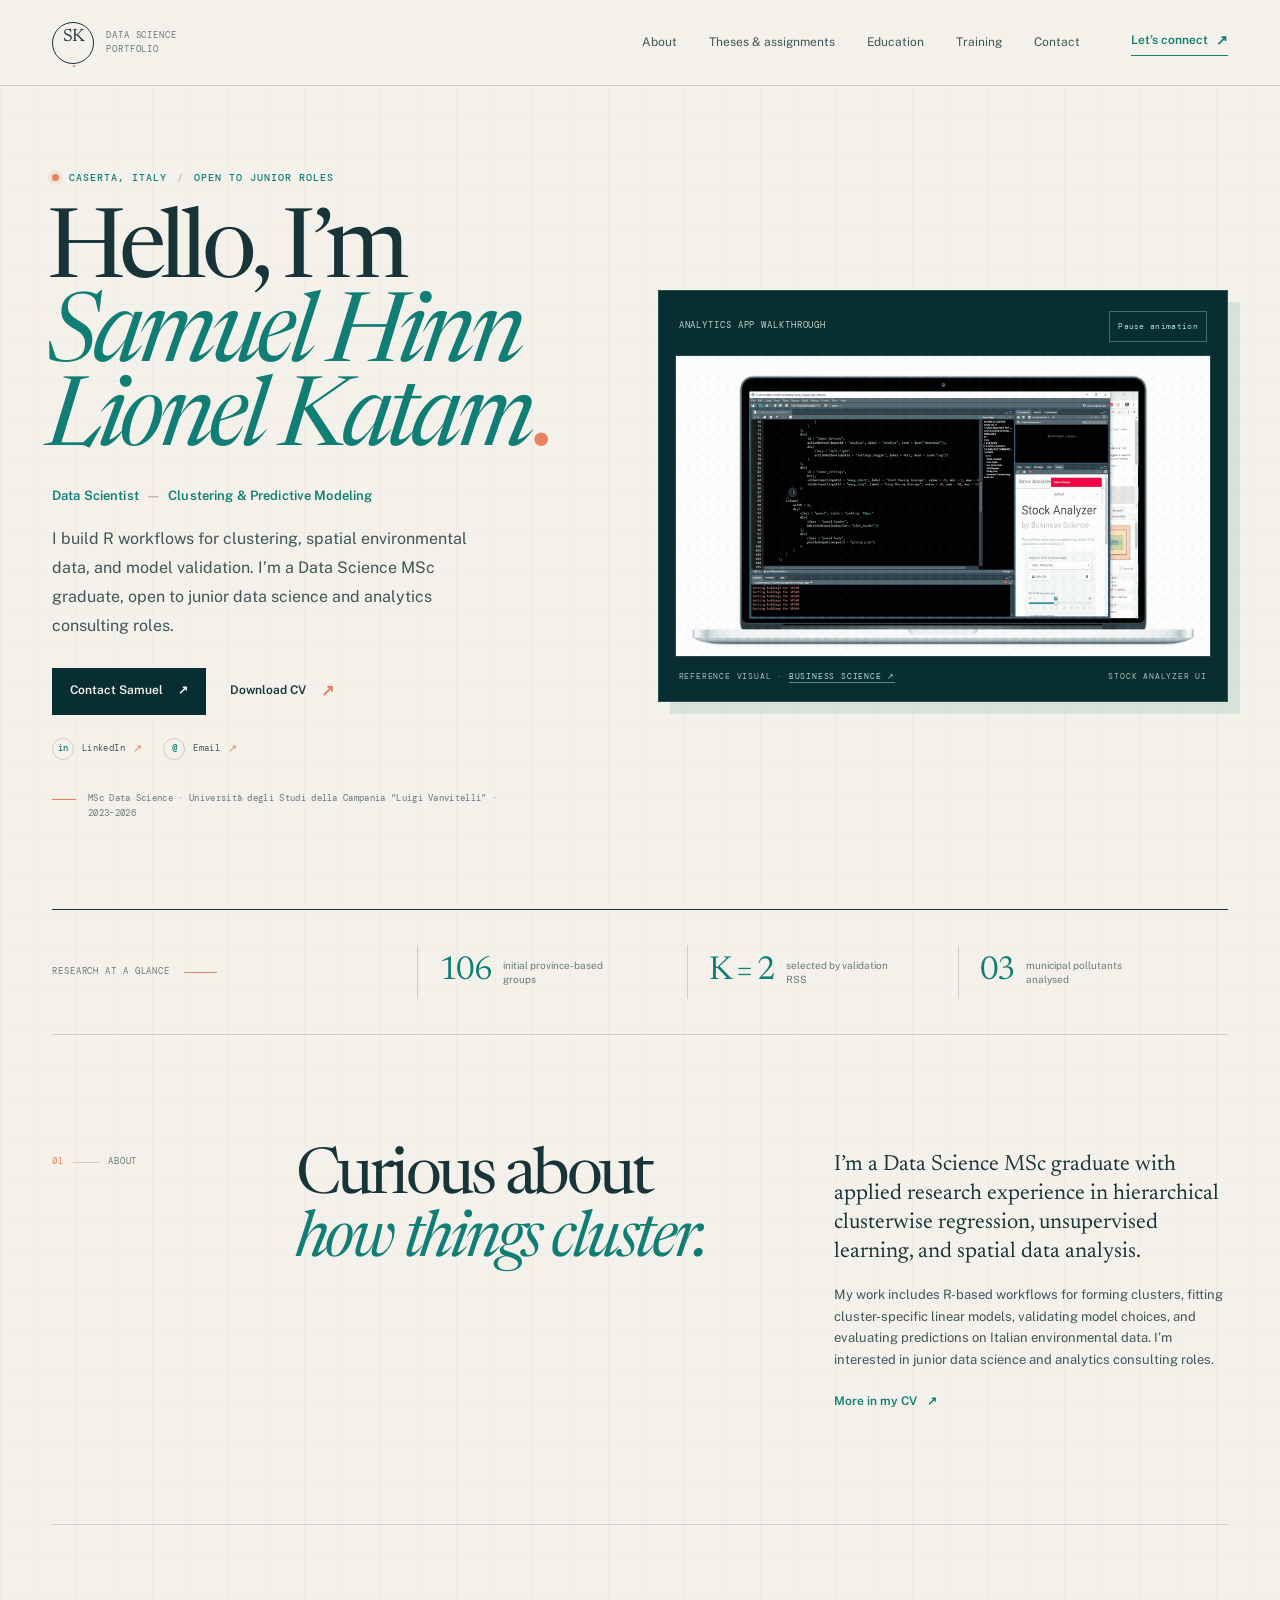
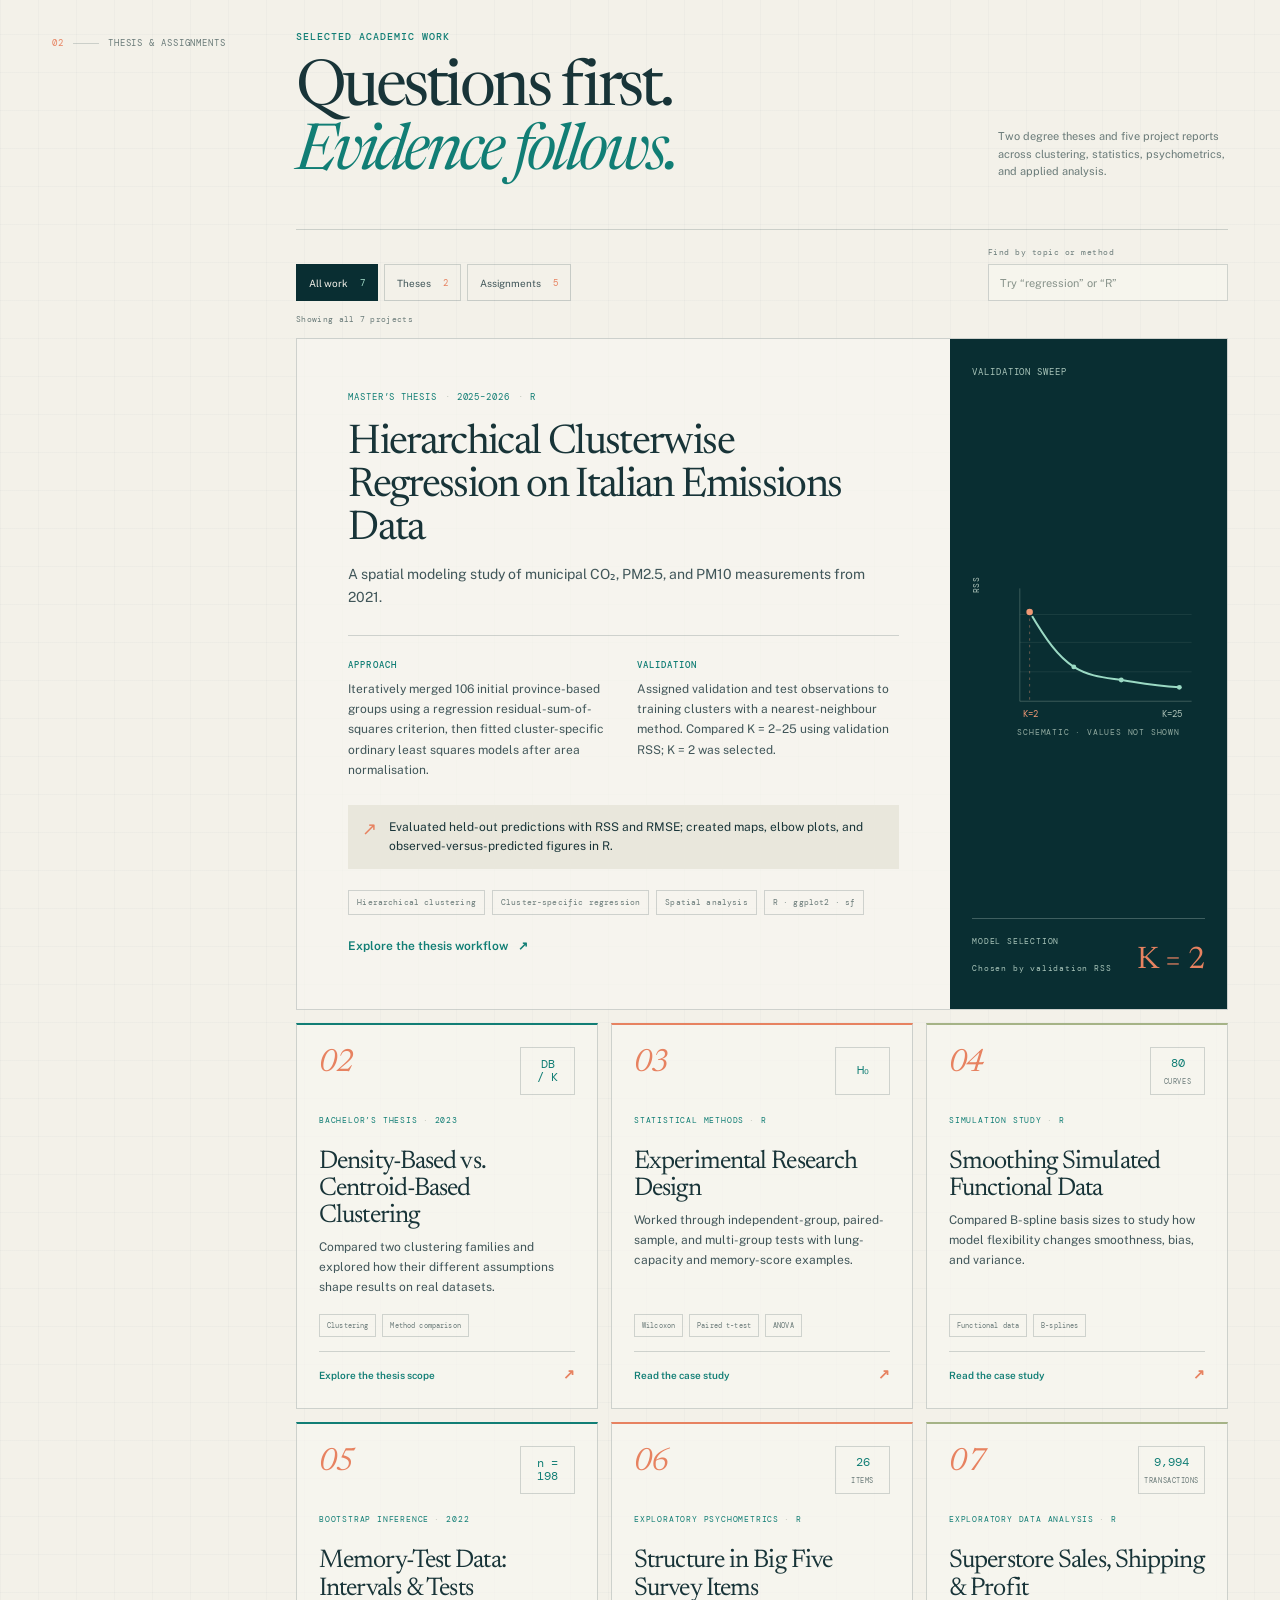
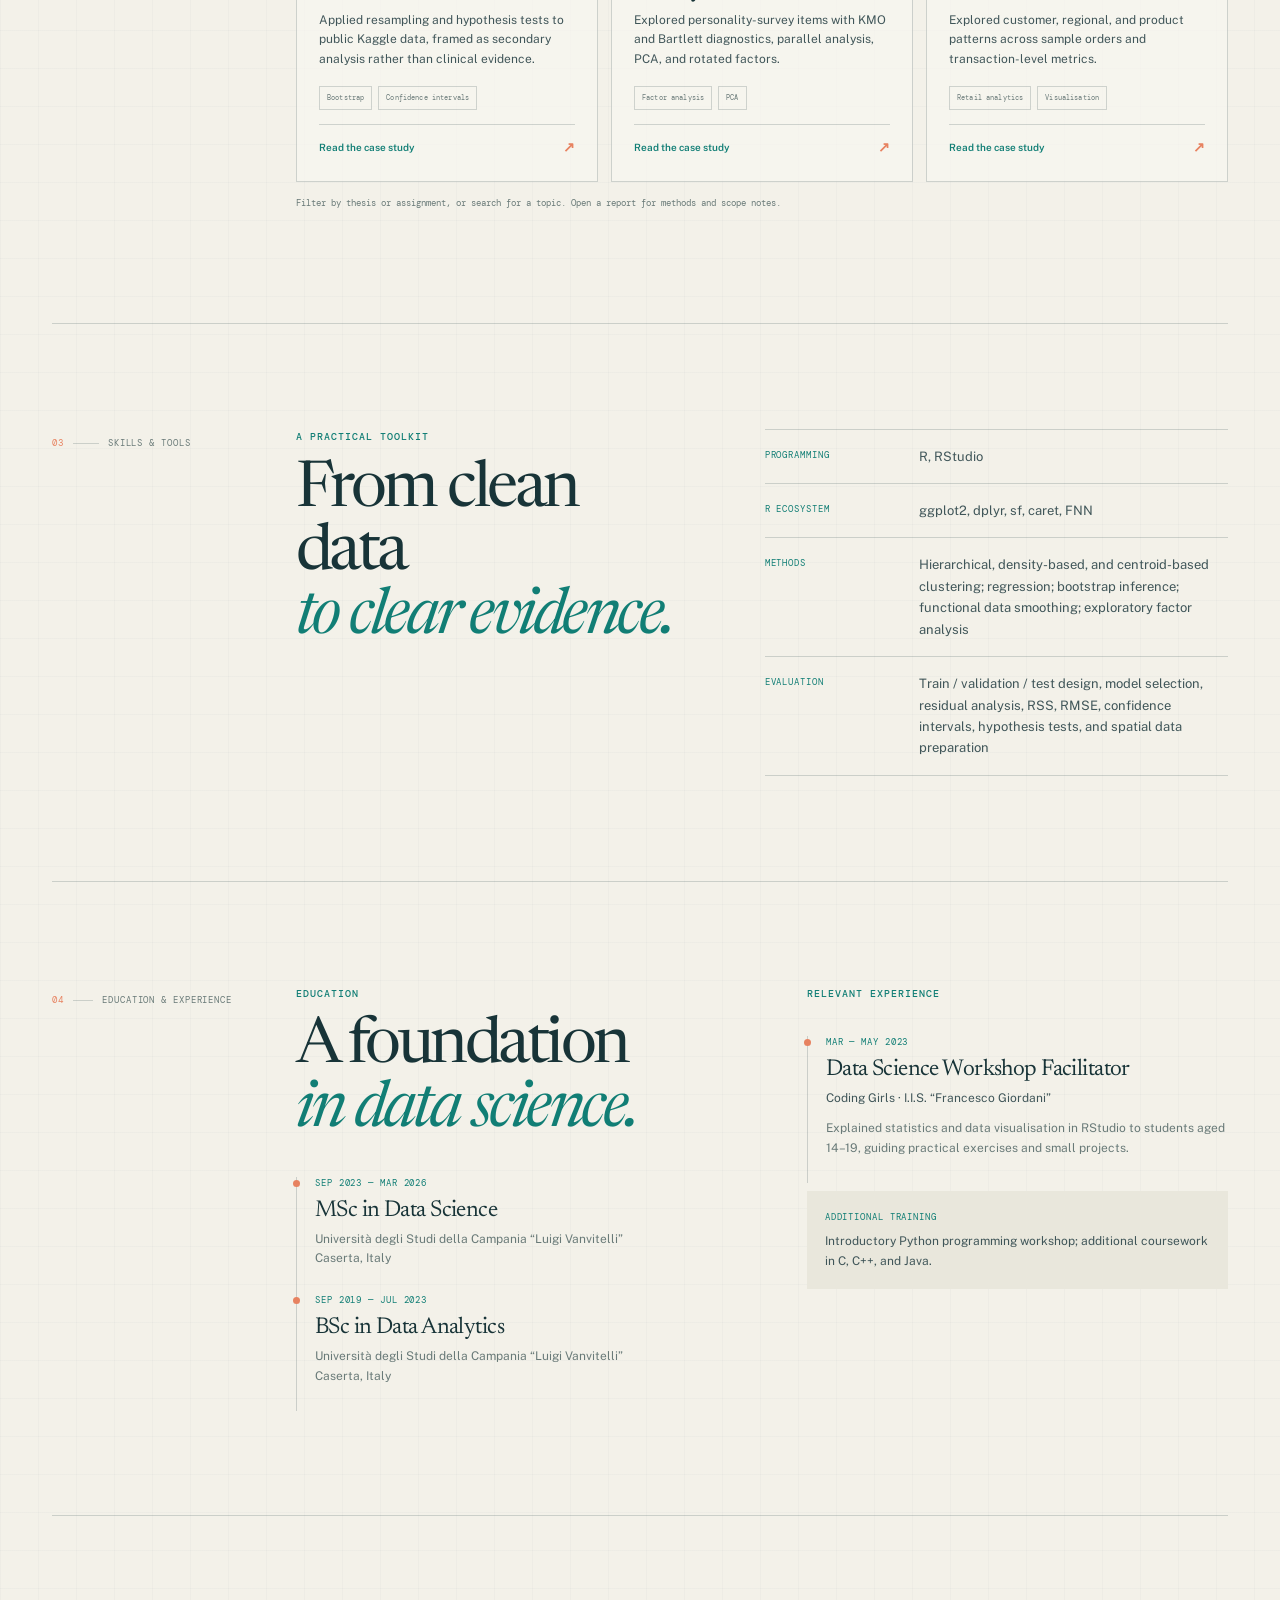
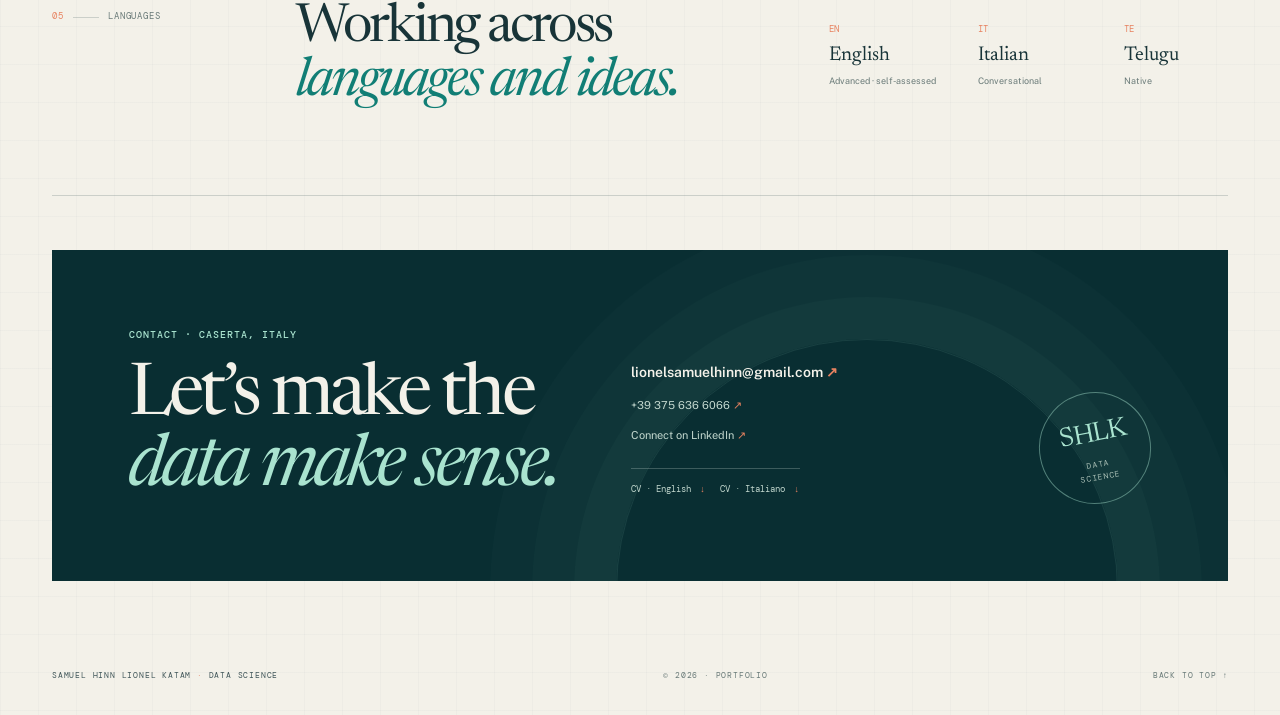
<file: index.html>
<!doctype html>
<html lang="en">
  <head>
    <meta charset="utf-8" />
    <meta name="viewport" content="width=device-width, initial-scale=1" />
    <meta name="theme-color" content="#f3f1e9" />
    <meta name="description" content="Samuel Hinn Lionel Katam's portfolio: two data science theses and five project reports in clustering, statistics, psychometrics, and applied analysis." />
    <meta property="og:title" content="Samuel Hinn Lionel Katam — Data Scientist" />
    <meta property="og:description" content="Two theses and five data science project reports by Samuel Hinn Lionel Katam." />
    <meta property="og:type" content="website" />
    <title>Samuel Hinn Lionel Katam — Data Scientist</title>
    <link rel="icon" type="image/svg+xml" href="/favicon.svg" />
    <link rel="preconnect" href="https://fonts.googleapis.com" />
    <link rel="preconnect" href="https://fonts.gstatic.com" crossorigin />
    <link href="https://fonts.googleapis.com/css2?family=DM+Mono:wght@400;500&family=Newsreader:opsz,wght@6..72,400;6..72,500;6..72,600&family=Public+Sans:wght@400;500;600;700&display=swap" rel="stylesheet" />
    <link rel="stylesheet" href="/styles.css" />
  </head>
  <body>
    <a class="skip-link" href="#main">Skip to content</a>
    <header class="site-header">
      <a class="brand" href="#top" aria-label="Samuel Katam, home">
        <span class="brand-mark" aria-hidden="true">SK<span>·</span></span>
        <span class="brand-caption">DATA SCIENCE<br />PORTFOLIO</span>
      </a>
      <nav class="desktop-nav" aria-label="Main navigation">
        <a href="#about">About</a>
        <a href="#projects">Theses &amp; assignments</a>
        <a href="#education">Education</a>
        <a href="#training">Training</a>
        <a href="#contact">Contact</a>
      </nav>
      <a class="header-link" href="mailto:lionelsamuelhinn@gmail.com">Let’s connect <span aria-hidden="true">↗</span></a>
      <details class="mobile-nav">
        <summary aria-label="Open navigation menu"><span></span><span></span></summary>
        <nav aria-label="Mobile navigation">
          <a href="#about">About</a>
          <a href="#projects">Theses &amp; assignments</a>
          <a href="#education">Education</a>
          <a href="#training">Training</a>
          <a href="#contact">Contact</a>
        </nav>
      </details>
    </header>

    <main id="main">
      <section class="hero page-shell" id="top" aria-labelledby="hero-title">
        <div class="hero-copy">
          <p class="eyebrow"><span class="eyebrow-dot"></span> CASERTA, ITALY <span class="eyebrow-separator">/</span> OPEN TO JUNIOR ROLES</p>
          <h1 id="hero-title">Hello, I’m<br /><em>Samuel Hinn<br />Lionel Katam</em><span class="hero-period">.</span></h1>
          <p class="hero-role">Data Scientist <span>—</span> Clustering &amp; Predictive Modeling</p>
          <p class="hero-intro">I build R workflows for clustering, spatial environmental data, and model validation. I’m a Data Science MSc graduate, open to junior data science and analytics consulting roles.</p>
          <div class="hero-actions">
            <a class="button button-primary" href="mailto:lionelsamuelhinn@gmail.com">Contact Samuel <span aria-hidden="true">↗</span></a>
            <a class="button button-text" href="/cv/Samuel_Katam_Data_Scientist_EN.pdf" download>Download CV <span aria-hidden="true">↗</span></a>
          </div>
          <div class="hero-platforms" aria-label="Connect with Samuel">
            <a href="https://www.linkedin.com/in/samuel-hinn-lionel-katam/" target="_blank" rel="noreferrer"><span class="platform-icon" aria-hidden="true">in</span>LinkedIn <span class="platform-arrow" aria-hidden="true">↗</span></a>
            <a href="mailto:lionelsamuelhinn@gmail.com"><span class="platform-icon" aria-hidden="true">@</span>Email <span class="platform-arrow" aria-hidden="true">↗</span></a>
          </div>
          <div class="hero-meta">
            <span class="meta-rule"></span>
            <span>MSc Data Science · Università degli Studi della Campania “Luigi Vanvitelli” · 2023–2026</span>
          </div>
        </div>

        <figure class="hero-visual" aria-labelledby="hero-visual-caption">
          <div class="visual-topline">
            <span>ANALYTICS APP WALKTHROUGH</span>
            <button class="visual-motion-toggle" type="button" data-motion-toggle aria-pressed="false">Pause animation</button>
          </div>
          <img
            class="hero-animation"
            src="/assets/data-science-hero.gif"
            data-animated-src="/assets/data-science-hero.gif"
            data-poster-src="/assets/data-science-poster.jpg"
            width="960"
            height="540"
            alt="Animated reference preview of a stock analysis dashboard in a code environment, from Business Science."
            fetchpriority="high"
          />
          <figcaption class="visual-footline" id="hero-visual-caption">
            <span>REFERENCE VISUAL · <a href="https://mattdancho.netlify.app/" target="_blank" rel="noreferrer">BUSINESS SCIENCE ↗</a></span>
            <span>STOCK ANALYZER UI</span>
          </figcaption>
        </figure>
      </section>

      <section class="signal-strip page-shell" aria-label="Thesis at a glance">
        <div class="signal-intro"><span>RESEARCH AT A GLANCE</span><span class="signal-line"></span></div>
        <div class="signal-item"><strong>106</strong><span>initial province-based groups</span></div>
        <div class="signal-item"><strong>K = 2</strong><span>selected by validation RSS</span></div>
        <div class="signal-item"><strong>03</strong><span>municipal pollutants analysed</span></div>
      </section>

      <section class="content-section about-section page-shell" id="about" aria-labelledby="about-title">
        <div class="section-index"><span>01</span><span class="index-line"></span><span>ABOUT</span></div>
        <div class="section-body about-grid">
          <h2 id="about-title">Curious about<br /><em>how things cluster.</em></h2>
          <div class="about-copy">
            <p class="large-copy">I’m a Data Science MSc graduate with applied research experience in hierarchical clusterwise regression, unsupervised learning, and spatial data analysis.</p>
            <p>My work includes R-based workflows for forming clusters, fitting cluster-specific linear models, validating model choices, and evaluating predictions on Italian environmental data. I’m interested in junior data science and analytics consulting roles.</p>
            <a class="inline-link" href="/cv/Samuel_Katam_Data_Scientist_EN.pdf" download>More in my CV <span aria-hidden="true">↗</span></a>
          </div>
        </div>
      </section>

      <section class="content-section projects-section page-shell" id="projects" aria-labelledby="projects-title">
        <div class="section-index"><span>02</span><span class="index-line"></span><span>THESIS &amp; ASSIGNMENTS</span></div>
        <div class="section-body">
          <div class="section-heading-row">
            <div>
              <p class="eyebrow">SELECTED ACADEMIC WORK</p>
              <h2 id="projects-title">Questions first.<br /><em>Evidence follows.</em></h2>
            </div>
            <p class="section-aside">Two degree theses and five project reports across clustering, statistics, psychometrics, and applied analysis.</p>
          </div>

          <div class="project-controls" data-project-controls hidden>
            <div class="project-filter" role="group" aria-label="Filter theses and assignments">
              <button type="button" class="is-active" data-project-filter="all" aria-controls="portfolio-work" aria-pressed="true">All work <span>7</span></button>
              <button type="button" data-project-filter="thesis" aria-controls="portfolio-work" aria-pressed="false">Theses <span>2</span></button>
              <button type="button" data-project-filter="assignment" aria-controls="portfolio-work" aria-pressed="false">Assignments <span>5</span></button>
            </div>
            <label class="project-search" for="project-search">
              <span>Find by topic or method</span>
              <input id="project-search" type="search" placeholder="Try “regression” or “R”" autocomplete="off" />
            </label>
          </div>
          <p class="project-results" id="project-results" aria-live="polite" aria-atomic="true" hidden>7 projects · use the filters to explore</p>

          <div class="portfolio-work" id="portfolio-work">
          <article class="project-card project-featured" data-work-card data-work-kind="thesis">
            <div class="project-card-main">
              <div class="project-meta"><span>MASTER’S THESIS</span><span>2025–2026</span><span>R</span></div>
              <h3>Hierarchical Clusterwise Regression on Italian Emissions Data</h3>
              <p class="project-lede">A spatial modeling study of municipal CO₂, PM2.5, and PM10 measurements from 2021.</p>
              <div class="project-rule"></div>
              <div class="project-details-grid">
                <div>
                  <h4>Approach</h4>
                  <p>Iteratively merged 106 initial province-based groups using a regression residual-sum-of-squares criterion, then fitted cluster-specific ordinary least squares models after area normalisation.</p>
                </div>
                <div>
                  <h4>Validation</h4>
                  <p>Assigned validation and test observations to training clusters with a nearest-neighbour method. Compared K = 2–25 using validation RSS; K = 2 was selected.</p>
                </div>
              </div>
              <div class="project-result"><span class="result-mark">↗</span><p>Evaluated held-out predictions with RSS and RMSE; created maps, elbow plots, and observed-versus-predicted figures in R.</p></div>
              <div class="tag-list" aria-label="Project skills and tools"><span>Hierarchical clustering</span><span>Cluster-specific regression</span><span>Spatial analysis</span><span>R · ggplot2 · sf</span></div>
              <a class="inline-link thesis-detail-link" href="/projects.html#masters-thesis">Explore the thesis workflow <span aria-hidden="true">↗</span></a>
            </div>
            <aside class="project-card-aside" aria-label="Model selection summary">
              <div class="aside-label">VALIDATION SWEEP</div>
              <div class="k-chart" role="img" aria-label="Illustrative model-selection curve highlighting K equals 2; actual validation RSS values are not shown">
                <div class="chart-y-label">RSS</div>
                <svg viewBox="0 0 260 192" aria-hidden="true">
                  <path d="M34 20V158H244" fill="none" stroke="#91a9a0" stroke-opacity=".45" stroke-width="1" />
                  <path d="M34 52H244M34 86H244M34 122H244" stroke="#91a9a0" stroke-opacity=".16" stroke-width="1" />
                  <path d="M46 49C66 83 81 104 100 116S138 129 158 132S196 139 229 141" fill="none" stroke="#9bdac4" stroke-width="2.5" />
                  <circle cx="46" cy="49" r="5" fill="#f09875" stroke="#092e32" stroke-width="2" />
                  <circle cx="100" cy="116" r="3" fill="#9bdac4" /><circle cx="158" cy="132" r="3" fill="#9bdac4" /><circle cx="229" cy="141" r="3" fill="#9bdac4" />
                  <path d="M46 49V158" stroke="#f09875" stroke-opacity=".5" stroke-dasharray="3 5" />
                  <text x="38" y="177" fill="#f09875" font-size="11" font-family="'DM Mono', monospace">K=2</text>
                  <text x="208" y="177" fill="#adc2b8" font-size="11" font-family="'DM Mono', monospace">K=25</text>
                </svg>
                <div class="chart-note">SCHEMATIC · VALUES NOT SHOWN</div>
              </div>
              <div class="aside-bottom"><span>MODEL SELECTION</span><strong>K = 2</strong><span>Chosen by validation RSS</span></div>
            </aside>
          </article>

          <div class="project-grid" aria-label="More portfolio projects">
            <article class="project-tile" data-work-card data-work-kind="thesis">
              <div class="project-tile-top"><span class="project-tile-number">02</span><span class="project-tile-mark" aria-hidden="true">DB<br />/ K</span></div>
              <div class="project-meta"><span>BACHELOR’S THESIS</span><span>2023</span></div>
              <h3>Density-Based vs. Centroid-Based Clustering</h3>
              <p>Compared two clustering families and explored how their different assumptions shape results on real datasets.</p>
              <div class="tag-list"><span>Clustering</span><span>Method comparison</span></div>
              <a class="project-tile-link" href="/projects.html#bachelors-thesis">Explore the thesis scope <span aria-hidden="true">↗</span></a>
            </article>

            <article class="project-tile" data-work-card data-work-kind="assignment">
              <div class="project-tile-top"><span class="project-tile-number">03</span><span class="project-tile-mark" aria-hidden="true">H₀</span></div>
              <div class="project-meta"><span>STATISTICAL METHODS</span><span>R</span></div>
              <h3>Experimental Research Design</h3>
              <p>Worked through independent-group, paired-sample, and multi-group tests with lung-capacity and memory-score examples.</p>
              <div class="tag-list"><span>Wilcoxon</span><span>Paired t-test</span><span>ANOVA</span></div>
              <a class="project-tile-link" href="/projects.html#experimental-design">Read the case study <span aria-hidden="true">↗</span></a>
            </article>

            <article class="project-tile" data-work-card data-work-kind="assignment">
              <div class="project-tile-top"><span class="project-tile-number">04</span><span class="project-tile-mark" aria-hidden="true">80<br /><small>CURVES</small></span></div>
              <div class="project-meta"><span>SIMULATION STUDY</span><span>R</span></div>
              <h3>Smoothing Simulated Functional Data</h3>
              <p>Compared B-spline basis sizes to study how model flexibility changes smoothness, bias, and variance.</p>
              <div class="tag-list"><span>Functional data</span><span>B-splines</span></div>
              <a class="project-tile-link" href="/projects.html#functional-data">Read the case study <span aria-hidden="true">↗</span></a>
            </article>

            <article class="project-tile" data-work-card data-work-kind="assignment">
              <div class="project-tile-top"><span class="project-tile-number">05</span><span class="project-tile-mark" aria-hidden="true">n =<br />198</span></div>
              <div class="project-meta"><span>BOOTSTRAP INFERENCE</span><span>2022</span></div>
              <h3>Memory-Test Data: Intervals &amp; Tests</h3>
              <p>Applied resampling and hypothesis tests to public Kaggle data, framed as secondary analysis rather than clinical evidence.</p>
              <div class="tag-list"><span>Bootstrap</span><span>Confidence intervals</span></div>
              <a class="project-tile-link" href="/projects.html#memory-inference">Read the case study <span aria-hidden="true">↗</span></a>
            </article>

            <article class="project-tile" data-work-card data-work-kind="assignment">
              <div class="project-tile-top"><span class="project-tile-number">06</span><span class="project-tile-mark" aria-hidden="true">26<br /><small>ITEMS</small></span></div>
              <div class="project-meta"><span>EXPLORATORY PSYCHOMETRICS</span><span>R</span></div>
              <h3>Structure in Big Five Survey Items</h3>
              <p>Explored personality-survey items with KMO and Bartlett diagnostics, parallel analysis, PCA, and rotated factors.</p>
              <div class="tag-list"><span>Factor analysis</span><span>PCA</span></div>
              <a class="project-tile-link" href="/projects.html#psychometrics">Read the case study <span aria-hidden="true">↗</span></a>
            </article>

            <article class="project-tile" data-work-card data-work-kind="assignment">
              <div class="project-tile-top"><span class="project-tile-number">07</span><span class="project-tile-mark" aria-hidden="true">9,994<br /><small>TRANSACTIONS</small></span></div>
              <div class="project-meta"><span>EXPLORATORY DATA ANALYSIS</span><span>R</span></div>
              <h3>Superstore Sales, Shipping &amp; Profit</h3>
              <p>Explored customer, regional, and product patterns across sample orders and transaction-level metrics.</p>
              <div class="tag-list"><span>Retail analytics</span><span>Visualisation</span></div>
              <a class="project-tile-link" href="/projects.html#superstore">Read the case study <span aria-hidden="true">↗</span></a>
            </article>
          </div>

          <p class="projects-note">Filter by thesis or assignment, or search for a topic. Open a report for methods and scope notes.</p>
          </div>
        </div>
      </section>

      <section class="content-section skills-section page-shell" aria-labelledby="skills-title">
        <div class="section-index"><span>03</span><span class="index-line"></span><span>SKILLS &amp; TOOLS</span></div>
        <div class="section-body skills-grid">
          <div>
            <p class="eyebrow">A PRACTICAL TOOLKIT</p>
            <h2 id="skills-title">From clean data<br /><em>to clear evidence.</em></h2>
          </div>
          <div class="skill-groups">
            <div class="skill-row"><span class="skill-label">PROGRAMMING</span><p>R, RStudio</p></div>
            <div class="skill-row"><span class="skill-label">R ECOSYSTEM</span><p>ggplot2, dplyr, sf, caret, FNN</p></div>
            <div class="skill-row"><span class="skill-label">METHODS</span><p>Hierarchical, density-based, and centroid-based clustering; regression; bootstrap inference; functional data smoothing; exploratory factor analysis</p></div>
            <div class="skill-row"><span class="skill-label">EVALUATION</span><p>Train / validation / test design, model selection, residual analysis, RSS, RMSE, confidence intervals, hypothesis tests, and spatial data preparation</p></div>
          </div>
        </div>
      </section>

      <section class="content-section experience-section page-shell" id="education" aria-labelledby="education-title">
        <div class="section-index"><span>04</span><span class="index-line"></span><span>EDUCATION &amp; EXPERIENCE</span></div>
        <div class="section-body experience-grid">
          <div class="timeline-column">
            <p class="eyebrow">EDUCATION</p>
            <h2 id="education-title">A foundation<br /><em>in data science.</em></h2>
            <article class="timeline-item">
              <span class="timeline-date">SEP 2023 — MAR 2026</span>
              <h3>MSc in Data Science</h3>
              <p>Università degli Studi della Campania “Luigi Vanvitelli”<br />Caserta, Italy</p>
            </article>
            <article class="timeline-item">
              <span class="timeline-date">SEP 2019 — JUL 2023</span>
              <h3>BSc in Data Analytics</h3>
              <p>Università degli Studi della Campania “Luigi Vanvitelli”<br />Caserta, Italy</p>
            </article>
          </div>
          <div class="timeline-column experience-column">
            <p class="eyebrow">RELEVANT EXPERIENCE</p>
            <article class="timeline-item">
              <span class="timeline-date">MAR — MAY 2023</span>
              <h3>Data Science Workshop Facilitator</h3>
              <p class="timeline-org">Coding Girls · I.I.S. “Francesco Giordani”</p>
              <p>Explained statistics and data visualisation in RStudio to students aged 14–19, guiding practical exercises and small projects.</p>
            </article>
            <div class="training-callout" id="training">
              <span class="skill-label">ADDITIONAL TRAINING</span>
              <p>Introductory Python programming workshop; additional coursework in C, C++, and Java.</p>
            </div>
          </div>
        </div>
      </section>

      <section class="content-section languages-section page-shell" aria-labelledby="languages-title">
        <div class="section-index"><span>05</span><span class="index-line"></span><span>LANGUAGES</span></div>
        <div class="section-body language-row">
          <h2 id="languages-title">Working across<br /><em>languages and ideas.</em></h2>
          <div class="language-list">
            <div><span>EN</span><strong>English</strong><em>Advanced · self-assessed</em></div>
            <div><span>IT</span><strong>Italian</strong><em>Conversational</em></div>
            <div><span>TE</span><strong>Telugu</strong><em>Native</em></div>
          </div>
        </div>
      </section>

      <section class="contact-section page-shell" id="contact" aria-labelledby="contact-title">
        <div class="contact-grid">
          <div>
            <p class="eyebrow">CONTACT · CASERTA, ITALY</p>
            <h2 id="contact-title">Let’s make the<br /><em>data make sense.</em></h2>
          </div>
          <div class="contact-details">
            <a class="contact-email" href="mailto:lionelsamuelhinn@gmail.com">lionelsamuelhinn@gmail.com <span aria-hidden="true">↗</span></a>
            <a class="contact-link" href="tel:+393756366066">+39 375 636 6066 <span aria-hidden="true">↗</span></a>
            <a class="contact-link" href="https://www.linkedin.com/in/samuel-hinn-lionel-katam/" target="_blank" rel="noreferrer">Connect on LinkedIn <span aria-hidden="true">↗</span></a>
            <div class="cv-links">
              <a href="/cv/Samuel_Katam_Data_Scientist_EN.pdf" download>CV · English <span aria-hidden="true">↓</span></a>
              <a href="/cv/Samuel_Katam_Data_Scientist_IT.pdf" download>CV · Italiano <span aria-hidden="true">↓</span></a>
            </div>
          </div>
          <div class="contact-stamp" aria-hidden="true"><span>SHLK</span><span>DATA<br />SCIENCE</span></div>
        </div>
      </section>
    </main>

    <footer class="site-footer page-shell">
      <a class="footer-brand" href="#top">SAMUEL HINN LIONEL KATAM <span>·</span> DATA SCIENCE</a>
      <span>© 2026 · PORTFOLIO</span>
      <a href="#top">BACK TO TOP ↑</a>
    </footer>
    <script src="/interactions.js" defer></script>
  </body>
</html>
</file>
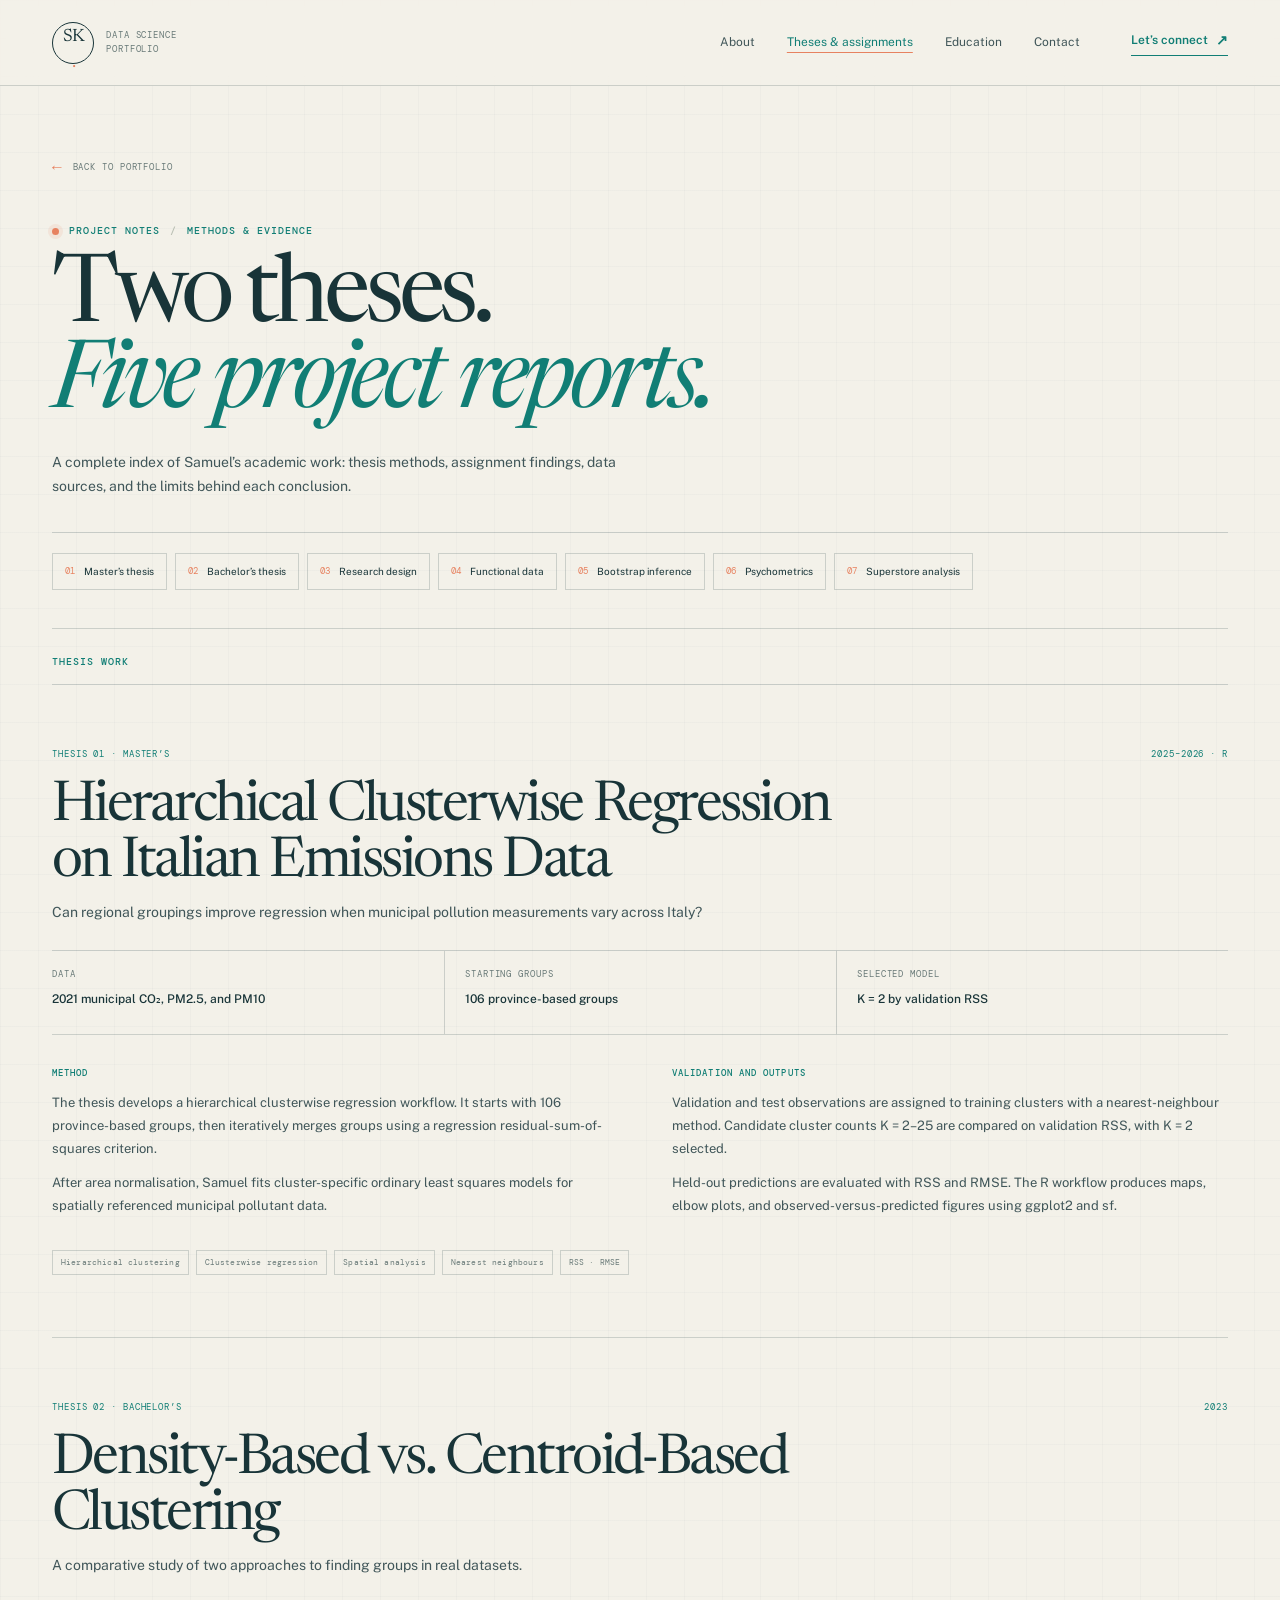
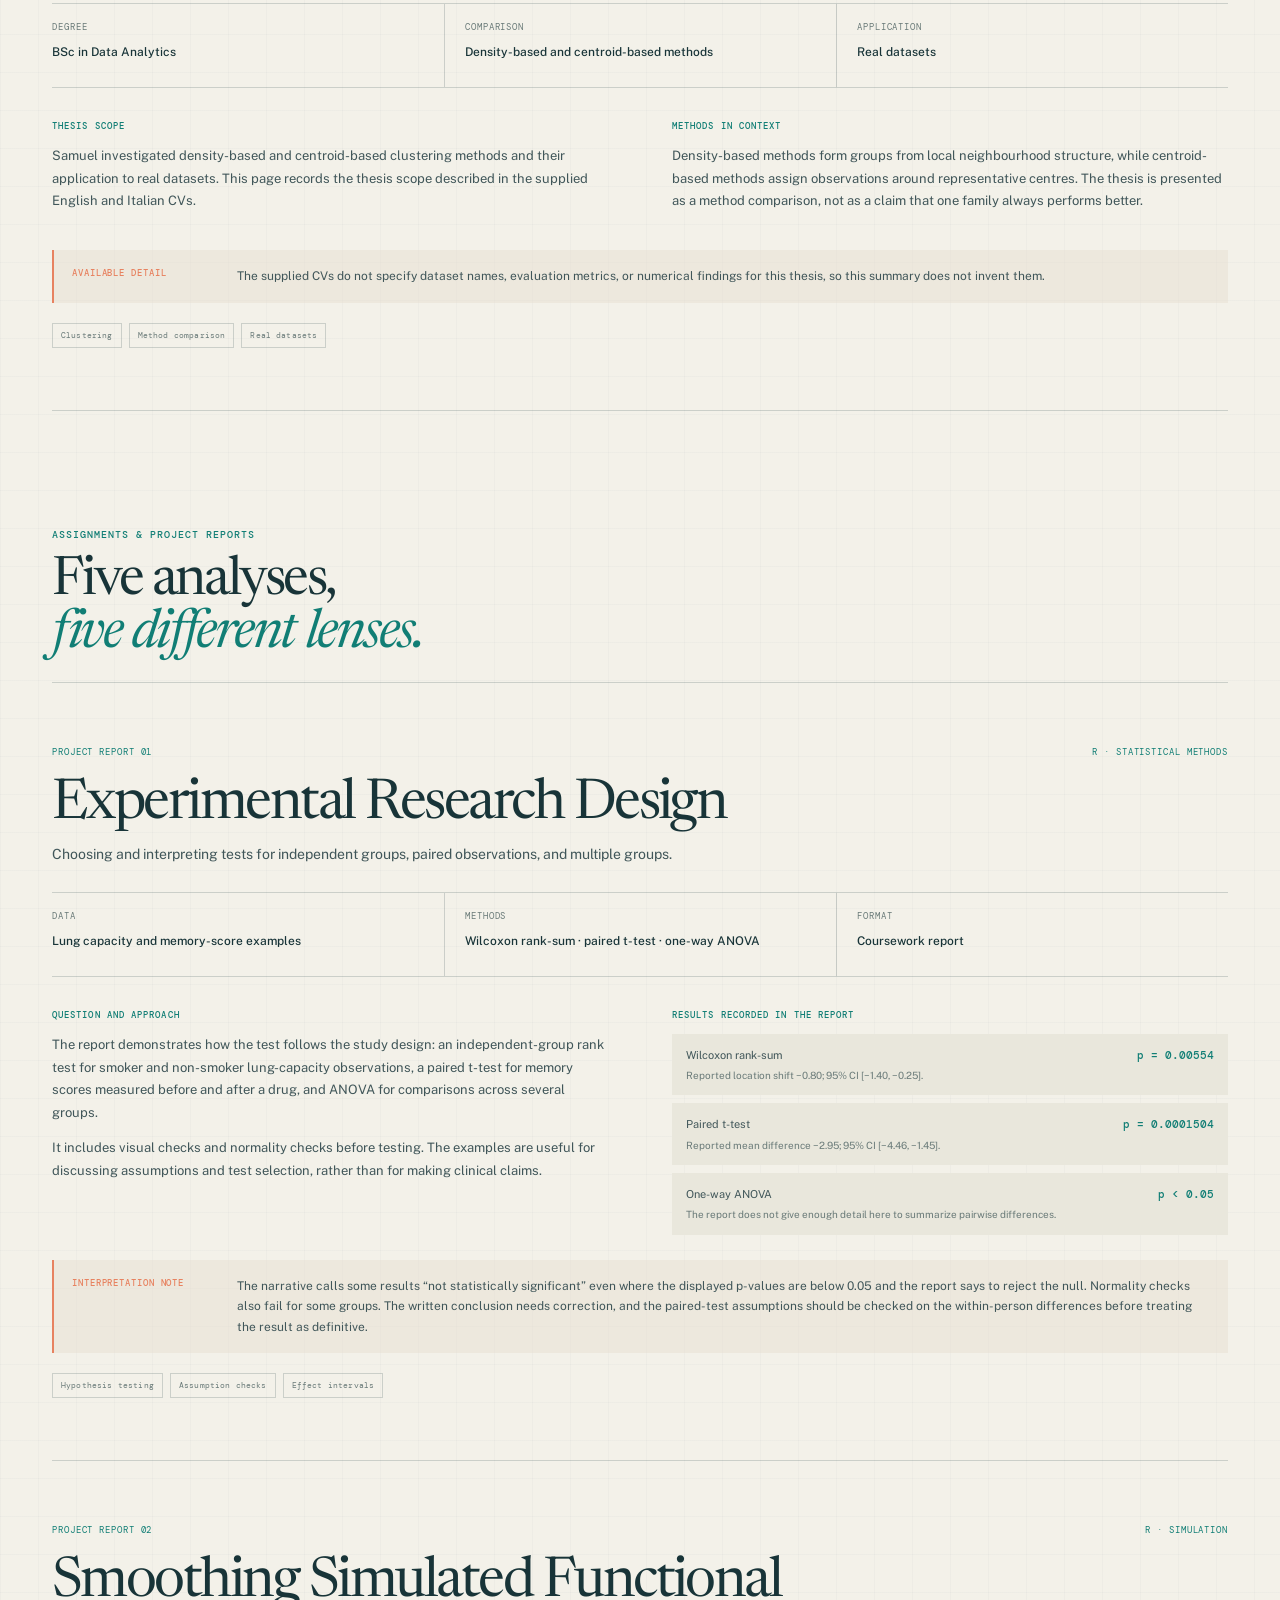
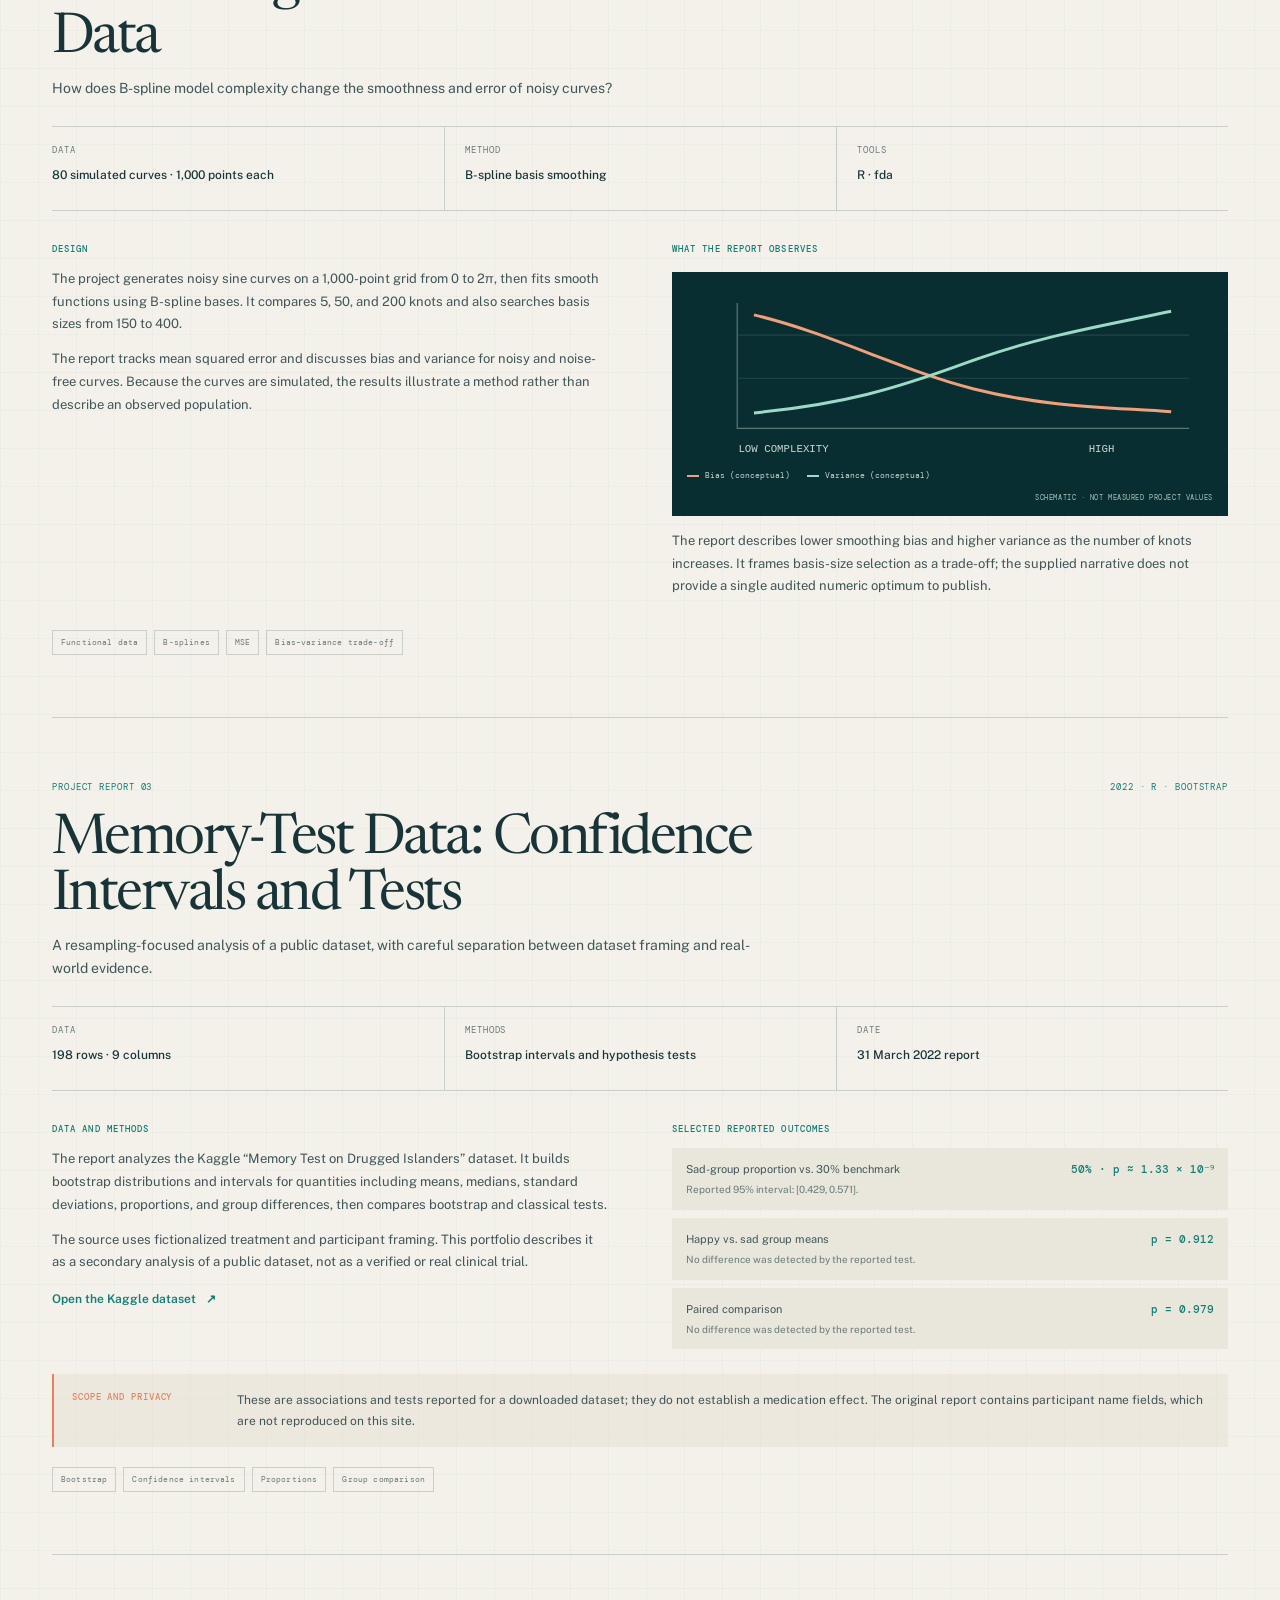
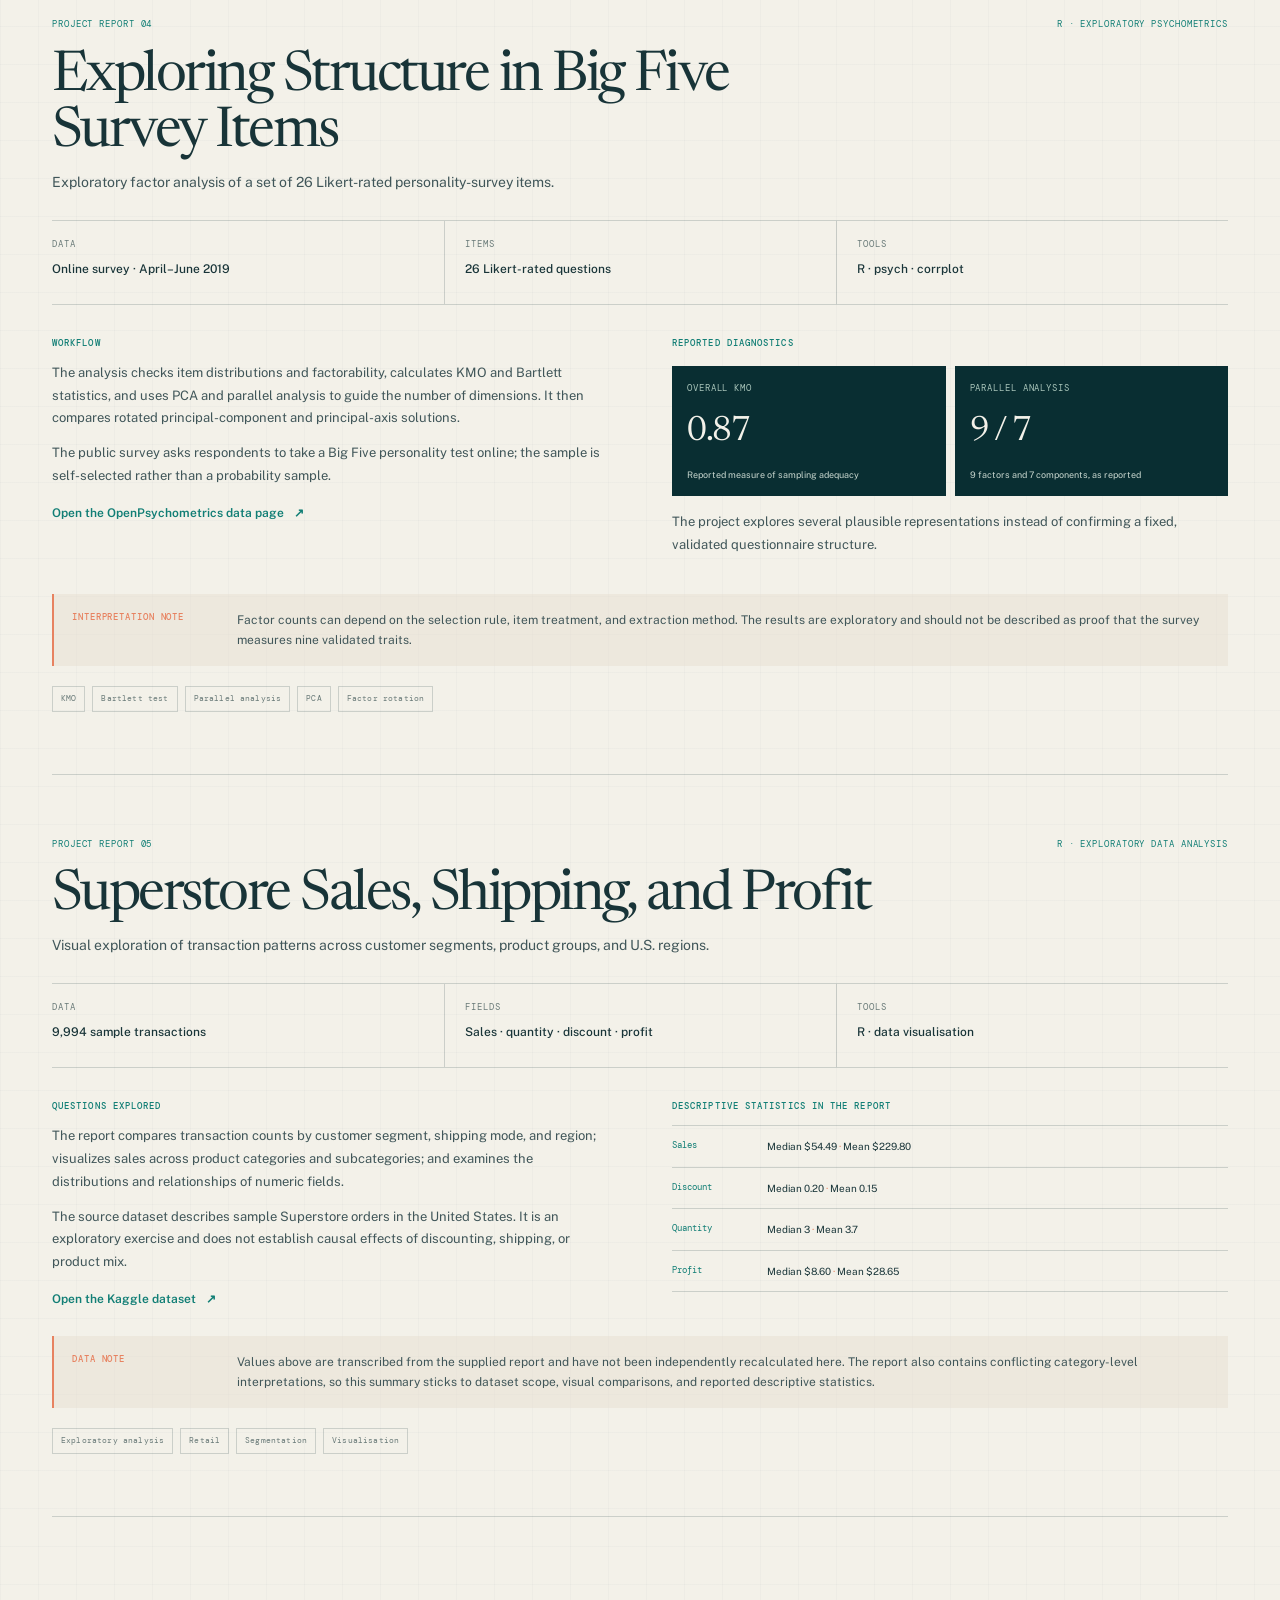
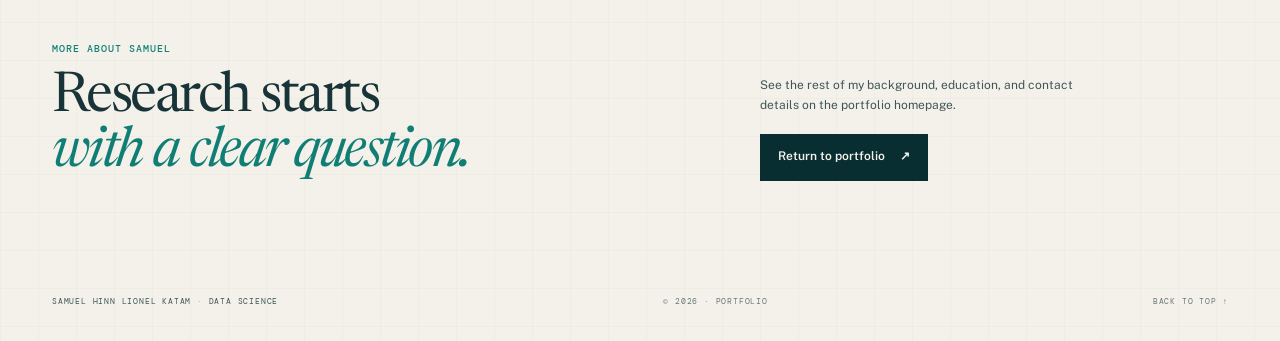
<file: projects.html>
<!doctype html>
<html lang="en">
  <head>
    <meta charset="utf-8" />
    <meta name="viewport" content="width=device-width, initial-scale=1" />
    <meta name="theme-color" content="#f3f1e9" />
    <meta name="description" content="Two thesis summaries and five project reports by Samuel Hinn Lionel Katam, including methods, results, and scope notes." />
    <meta property="og:title" content="Theses & Project Reports — Samuel Hinn Lionel Katam" />
    <meta property="og:description" content="Methods, results, and scope notes from two theses and five project reports." />
    <meta property="og:type" content="website" />
    <title>Theses &amp; Project Reports — Samuel Hinn Lionel Katam</title>
    <link rel="icon" type="image/svg+xml" href="/favicon.svg" />
    <link rel="preconnect" href="https://fonts.googleapis.com" />
    <link rel="preconnect" href="https://fonts.gstatic.com" crossorigin />
    <link href="https://fonts.googleapis.com/css2?family=DM+Mono:wght@400;500&family=Newsreader:opsz,wght@6..72,400;6..72,500;6..72,600&family=Public+Sans:wght@400;500;600;700&display=swap" rel="stylesheet" />
    <link rel="stylesheet" href="/styles.css" />
    <link rel="stylesheet" href="/projects.css" />
  </head>
  <body>
    <a class="skip-link" href="#main">Skip to content</a>
    <header class="site-header">
      <a class="brand" href="/" aria-label="Samuel Katam, home">
        <span class="brand-mark" aria-hidden="true">SK<span>·</span></span>
        <span class="brand-caption">DATA SCIENCE<br />PORTFOLIO</span>
      </a>
      <nav class="desktop-nav" aria-label="Main navigation">
        <a href="/#about">About</a>
        <a href="/#projects" aria-current="page">Theses &amp; assignments</a>
        <a href="/#education">Education</a>
        <a href="/#contact">Contact</a>
      </nav>
      <a class="header-link" href="mailto:lionelsamuelhinn@gmail.com">Let’s connect <span aria-hidden="true">↗</span></a>
      <details class="mobile-nav">
        <summary aria-label="Open navigation menu"><span></span><span></span></summary>
        <nav aria-label="Mobile navigation">
          <a href="/#about">About</a>
          <a href="/#projects">Theses &amp; assignments</a>
          <a href="/#education">Education</a>
          <a href="/#contact">Contact</a>
        </nav>
      </details>
    </header>

    <main id="main">
      <section class="study-intro page-shell" aria-labelledby="page-title">
        <a class="study-back" href="/#projects"><span aria-hidden="true">←</span> BACK TO PORTFOLIO</a>
        <p class="eyebrow"><span class="eyebrow-dot"></span> PROJECT NOTES <span class="eyebrow-separator">/</span> METHODS &amp; EVIDENCE</p>
        <h1 id="page-title">Two theses.<br /><em>Five project reports.</em></h1>
        <p class="study-intro-copy">A complete index of Samuel’s academic work: thesis methods, assignment findings, data sources, and the limits behind each conclusion.</p>
        <nav class="study-index" aria-label="Theses and project report contents">
          <a href="#masters-thesis"><span>01</span> Master’s thesis</a>
          <a href="#bachelors-thesis"><span>02</span> Bachelor’s thesis</a>
          <a href="#experimental-design"><span>03</span> Research design</a>
          <a href="#functional-data"><span>04</span> Functional data</a>
          <a href="#memory-inference"><span>05</span> Bootstrap inference</a>
          <a href="#psychometrics"><span>06</span> Psychometrics</a>
          <a href="#superstore"><span>07</span> Superstore analysis</a>
        </nav>
      </section>

      <div class="study-list thesis-list page-shell">
        <p class="eyebrow study-section-label">THESIS WORK</p>
        <article class="study-card" id="masters-thesis">
          <div class="study-card-index"><span>THESIS 01 · MASTER’S</span><span>2025–2026 · R</span></div>
          <header class="study-card-heading">
            <h2>Hierarchical Clusterwise Regression on Italian Emissions Data</h2>
            <p>Can regional groupings improve regression when municipal pollution measurements vary across Italy?</p>
          </header>
          <div class="study-facts">
            <div><span>DATA</span><strong>2021 municipal CO₂, PM2.5, and PM10</strong></div>
            <div><span>STARTING GROUPS</span><strong>106 province-based groups</strong></div>
            <div><span>SELECTED MODEL</span><strong>K = 2 by validation RSS</strong></div>
          </div>
          <div class="study-columns">
            <section>
              <h3>Method</h3>
              <p>The thesis develops a hierarchical clusterwise regression workflow. It starts with 106 province-based groups, then iteratively merges groups using a regression residual-sum-of-squares criterion.</p>
              <p>After area normalisation, Samuel fits cluster-specific ordinary least squares models for spatially referenced municipal pollutant data.</p>
            </section>
            <section>
              <h3>Validation and outputs</h3>
              <p>Validation and test observations are assigned to training clusters with a nearest-neighbour method. Candidate cluster counts K = 2–25 are compared on validation RSS, with K = 2 selected.</p>
              <p>Held-out predictions are evaluated with RSS and RMSE. The R workflow produces maps, elbow plots, and observed-versus-predicted figures using ggplot2 and sf.</p>
            </section>
          </div>
          <div class="tag-list"><span>Hierarchical clustering</span><span>Clusterwise regression</span><span>Spatial analysis</span><span>Nearest neighbours</span><span>RSS · RMSE</span></div>
        </article>

        <article class="study-card" id="bachelors-thesis">
          <div class="study-card-index"><span>THESIS 02 · BACHELOR’S</span><span>2023</span></div>
          <header class="study-card-heading">
            <h2>Density-Based vs. Centroid-Based Clustering</h2>
            <p>A comparative study of two approaches to finding groups in real datasets.</p>
          </header>
          <div class="study-facts">
            <div><span>DEGREE</span><strong>BSc in Data Analytics</strong></div>
            <div><span>COMPARISON</span><strong>Density-based and centroid-based methods</strong></div>
            <div><span>APPLICATION</span><strong>Real datasets</strong></div>
          </div>
          <div class="study-columns">
            <section>
              <h3>Thesis scope</h3>
              <p>Samuel investigated density-based and centroid-based clustering methods and their application to real datasets. This page records the thesis scope described in the supplied English and Italian CVs.</p>
            </section>
            <section>
              <h3>Methods in context</h3>
              <p>Density-based methods form groups from local neighbourhood structure, while centroid-based methods assign observations around representative centres. The thesis is presented as a method comparison, not as a claim that one family always performs better.</p>
            </section>
          </div>
          <aside class="study-caveat"><strong>Available detail</strong><p>The supplied CVs do not specify dataset names, evaluation metrics, or numerical findings for this thesis, so this summary does not invent them.</p></aside>
          <div class="tag-list"><span>Clustering</span><span>Method comparison</span><span>Real datasets</span></div>
        </article>
      </div>

      <div class="study-list page-shell">
        <div class="study-section-heading">
          <p class="eyebrow">ASSIGNMENTS &amp; PROJECT REPORTS</p>
          <h2>Five analyses,<br /><em>five different lenses.</em></h2>
        </div>
        <article class="study-card" id="experimental-design">
          <div class="study-card-index"><span>PROJECT REPORT 01</span><span>R · STATISTICAL METHODS</span></div>
          <header class="study-card-heading">
            <h2>Experimental Research Design</h2>
            <p>Choosing and interpreting tests for independent groups, paired observations, and multiple groups.</p>
          </header>
          <div class="study-facts">
            <div><span>DATA</span><strong>Lung capacity and memory-score examples</strong></div>
            <div><span>METHODS</span><strong>Wilcoxon rank-sum · paired t-test · one-way ANOVA</strong></div>
            <div><span>FORMAT</span><strong>Coursework report</strong></div>
          </div>
          <div class="study-columns">
            <section>
              <h3>Question and approach</h3>
              <p>The report demonstrates how the test follows the study design: an independent-group rank test for smoker and non-smoker lung-capacity observations, a paired t-test for memory scores measured before and after a drug, and ANOVA for comparisons across several groups.</p>
              <p>It includes visual checks and normality checks before testing. The examples are useful for discussing assumptions and test selection, rather than for making clinical claims.</p>
            </section>
            <section>
              <h3>Results recorded in the report</h3>
              <ul class="study-results">
                <li><span>Wilcoxon rank-sum</span><strong>p = 0.00554</strong><small>Reported location shift −0.80; 95% CI [−1.40, −0.25].</small></li>
                <li><span>Paired t-test</span><strong>p = 0.0001504</strong><small>Reported mean difference −2.95; 95% CI [−4.46, −1.45].</small></li>
                <li><span>One-way ANOVA</span><strong>p &lt; 0.05</strong><small>The report does not give enough detail here to summarize pairwise differences.</small></li>
              </ul>
            </section>
          </div>
          <aside class="study-caveat"><strong>Interpretation note</strong><p>The narrative calls some results “not statistically significant” even where the displayed p-values are below 0.05 and the report says to reject the null. Normality checks also fail for some groups. The written conclusion needs correction, and the paired-test assumptions should be checked on the within-person differences before treating the result as definitive.</p></aside>
          <div class="tag-list"><span>Hypothesis testing</span><span>Assumption checks</span><span>Effect intervals</span></div>
        </article>

        <article class="study-card" id="functional-data">
          <div class="study-card-index"><span>PROJECT REPORT 02</span><span>R · SIMULATION</span></div>
          <header class="study-card-heading">
            <h2>Smoothing Simulated Functional Data</h2>
            <p>How does B-spline model complexity change the smoothness and error of noisy curves?</p>
          </header>
          <div class="study-facts">
            <div><span>DATA</span><strong>80 simulated curves · 1,000 points each</strong></div>
            <div><span>METHOD</span><strong>B-spline basis smoothing</strong></div>
            <div><span>TOOLS</span><strong>R · fda</strong></div>
          </div>
          <div class="study-columns">
            <section>
              <h3>Design</h3>
              <p>The project generates noisy sine curves on a 1,000-point grid from 0 to 2π, then fits smooth functions using B-spline bases. It compares 5, 50, and 200 knots and also searches basis sizes from 150 to 400.</p>
              <p>The report tracks mean squared error and discusses bias and variance for noisy and noise-free curves. Because the curves are simulated, the results illustrate a method rather than describe an observed population.</p>
            </section>
            <section>
              <h3>What the report observes</h3>
              <div class="tradeoff-figure">
                <svg viewBox="0 0 440 150" role="img" aria-labelledby="tradeoff-title tradeoff-desc">
                  <title id="tradeoff-title">Conceptual bias and variance trade-off</title>
                  <desc id="tradeoff-desc">A schematic only: as model complexity increases, bias tends to decrease and variance tends to increase. These curves are not measured project values.</desc>
                  <path d="M42 15V120H420" fill="none" stroke="#91a9a0" stroke-opacity=".6" />
                  <path d="M43 42H420M43 78H420" stroke="#91a9a0" stroke-opacity=".18" />
                  <path d="M56 25C120 40 180 72 240 87S347 102 405 106" fill="none" stroke="#f0a07a" stroke-width="2.5" />
                  <path d="M56 107C130 100 174 87 234 65S344 35 405 22" fill="none" stroke="#9bdac4" stroke-width="2.5" />
                  <text x="43" y="140" fill="#cad8d0" font-size="9" font-family="monospace">LOW COMPLEXITY</text>
                  <text x="336" y="140" fill="#cad8d0" font-size="9" font-family="monospace">HIGH</text>
                </svg>
                <div class="tradeoff-legend"><span><i class="legend-bias"></i> Bias (conceptual)</span><span><i class="legend-variance"></i> Variance (conceptual)</span></div>
                <small>SCHEMATIC · NOT MEASURED PROJECT VALUES</small>
              </div>
              <p>The report describes lower smoothing bias and higher variance as the number of knots increases. It frames basis-size selection as a trade-off; the supplied narrative does not provide a single audited numeric optimum to publish.</p>
            </section>
          </div>
          <div class="tag-list"><span>Functional data</span><span>B-splines</span><span>MSE</span><span>Bias–variance trade-off</span></div>
        </article>

        <article class="study-card" id="memory-inference">
          <div class="study-card-index"><span>PROJECT REPORT 03</span><span>2022 · R · BOOTSTRAP</span></div>
          <header class="study-card-heading">
            <h2>Memory-Test Data: Confidence Intervals and Tests</h2>
            <p>A resampling-focused analysis of a public dataset, with careful separation between dataset framing and real-world evidence.</p>
          </header>
          <div class="study-facts">
            <div><span>DATA</span><strong>198 rows · 9 columns</strong></div>
            <div><span>METHODS</span><strong>Bootstrap intervals and hypothesis tests</strong></div>
            <div><span>DATE</span><strong>31 March 2022 report</strong></div>
          </div>
          <div class="study-columns">
            <section>
              <h3>Data and methods</h3>
              <p>The report analyzes the Kaggle “Memory Test on Drugged Islanders” dataset. It builds bootstrap distributions and intervals for quantities including means, medians, standard deviations, proportions, and group differences, then compares bootstrap and classical tests.</p>
              <p>The source uses fictionalized treatment and participant framing. This portfolio describes it as a secondary analysis of a public dataset, not as a verified or real clinical trial.</p>
              <a class="inline-link" href="https://www.kaggle.com/steveahn/memory-test-on-drugged-islanders-data" target="_blank" rel="noreferrer">Open the Kaggle dataset <span aria-hidden="true">↗</span></a>
            </section>
            <section>
              <h3>Selected reported outcomes</h3>
              <ul class="study-results">
                <li><span>Sad-group proportion vs. 30% benchmark</span><strong>50% · p ≈ 1.33 × 10⁻⁹</strong><small>Reported 95% interval: [0.429, 0.571].</small></li>
                <li><span>Happy vs. sad group means</span><strong>p = 0.912</strong><small>No difference was detected by the reported test.</small></li>
                <li><span>Paired comparison</span><strong>p = 0.979</strong><small>No difference was detected by the reported test.</small></li>
              </ul>
            </section>
          </div>
          <aside class="study-caveat"><strong>Scope and privacy</strong><p>These are associations and tests reported for a downloaded dataset; they do not establish a medication effect. The original report contains participant name fields, which are not reproduced on this site.</p></aside>
          <div class="tag-list"><span>Bootstrap</span><span>Confidence intervals</span><span>Proportions</span><span>Group comparison</span></div>
        </article>

        <article class="study-card" id="psychometrics">
          <div class="study-card-index"><span>PROJECT REPORT 04</span><span>R · EXPLORATORY PSYCHOMETRICS</span></div>
          <header class="study-card-heading">
            <h2>Exploring Structure in Big Five Survey Items</h2>
            <p>Exploratory factor analysis of a set of 26 Likert-rated personality-survey items.</p>
          </header>
          <div class="study-facts">
            <div><span>DATA</span><strong>Online survey · April–June 2019</strong></div>
            <div><span>ITEMS</span><strong>26 Likert-rated questions</strong></div>
            <div><span>TOOLS</span><strong>R · psych · corrplot</strong></div>
          </div>
          <div class="study-columns">
            <section>
              <h3>Workflow</h3>
              <p>The analysis checks item distributions and factorability, calculates KMO and Bartlett statistics, and uses PCA and parallel analysis to guide the number of dimensions. It then compares rotated principal-component and principal-axis solutions.</p>
              <p>The public survey asks respondents to take a Big Five personality test online; the sample is self-selected rather than a probability sample.</p>
              <a class="inline-link" href="https://openpsychometrics.org/_rawdata/" target="_blank" rel="noreferrer">Open the OpenPsychometrics data page <span aria-hidden="true">↗</span></a>
            </section>
            <section>
              <h3>Reported diagnostics</h3>
              <div class="diagnostic-pair"><div><span>OVERALL KMO</span><strong>0.87</strong><small>Reported measure of sampling adequacy</small></div><div><span>PARALLEL ANALYSIS</span><strong>9 / 7</strong><small>9 factors and 7 components, as reported</small></div></div>
              <p>The project explores several plausible representations instead of confirming a fixed, validated questionnaire structure.</p>
            </section>
          </div>
          <aside class="study-caveat"><strong>Interpretation note</strong><p>Factor counts can depend on the selection rule, item treatment, and extraction method. The results are exploratory and should not be described as proof that the survey measures nine validated traits.</p></aside>
          <div class="tag-list"><span>KMO</span><span>Bartlett test</span><span>Parallel analysis</span><span>PCA</span><span>Factor rotation</span></div>
        </article>

        <article class="study-card" id="superstore">
          <div class="study-card-index"><span>PROJECT REPORT 05</span><span>R · EXPLORATORY DATA ANALYSIS</span></div>
          <header class="study-card-heading">
            <h2>Superstore Sales, Shipping, and Profit</h2>
            <p>Visual exploration of transaction patterns across customer segments, product groups, and U.S. regions.</p>
          </header>
          <div class="study-facts">
            <div><span>DATA</span><strong>9,994 sample transactions</strong></div>
            <div><span>FIELDS</span><strong>Sales · quantity · discount · profit</strong></div>
            <div><span>TOOLS</span><strong>R · data visualisation</strong></div>
          </div>
          <div class="study-columns">
            <section>
              <h3>Questions explored</h3>
              <p>The report compares transaction counts by customer segment, shipping mode, and region; visualizes sales across product categories and subcategories; and examines the distributions and relationships of numeric fields.</p>
              <p>The source dataset describes sample Superstore orders in the United States. It is an exploratory exercise and does not establish causal effects of discounting, shipping, or product mix.</p>
              <a class="inline-link" href="https://www.kaggle.com/bravehart101/sample-supermarket-dataset" target="_blank" rel="noreferrer">Open the Kaggle dataset <span aria-hidden="true">↗</span></a>
            </section>
            <section>
              <h3>Descriptive statistics in the report</h3>
              <dl class="metric-list">
                <div><dt>Sales</dt><dd>Median $54.49 <span>·</span> Mean $229.80</dd></div>
                <div><dt>Discount</dt><dd>Median 0.20 <span>·</span> Mean 0.15</dd></div>
                <div><dt>Quantity</dt><dd>Median 3 <span>·</span> Mean 3.7</dd></div>
                <div><dt>Profit</dt><dd>Median $8.60 <span>·</span> Mean $28.65</dd></div>
              </dl>
            </section>
          </div>
          <aside class="study-caveat"><strong>Data note</strong><p>Values above are transcribed from the supplied report and have not been independently recalculated here. The report also contains conflicting category-level interpretations, so this summary sticks to dataset scope, visual comparisons, and reported descriptive statistics.</p></aside>
          <div class="tag-list"><span>Exploratory analysis</span><span>Retail</span><span>Segmentation</span><span>Visualisation</span></div>
        </article>
      </div>

      <section class="study-end page-shell">
        <div><p class="eyebrow">MORE ABOUT SAMUEL</p><h2>Research starts<br /><em>with a clear question.</em></h2></div>
        <div><p>See the rest of my background, education, and contact details on the portfolio homepage.</p><a class="button button-primary" href="/#projects">Return to portfolio <span aria-hidden="true">↗</span></a></div>
      </section>
    </main>

    <footer class="site-footer page-shell">
      <a class="footer-brand" href="/">SAMUEL HINN LIONEL KATAM <span>·</span> DATA SCIENCE</a>
      <span>© 2026 · PORTFOLIO</span>
      <a href="#main">BACK TO TOP ↑</a>
    </footer>
  </body>
</html>
</file>
<file: styles.css>
:root {
  color-scheme: light;
  --paper: #f3f1e9;
  --paper-deep: #e9e7dc;
  --ink: #183438;
  --ink-soft: #405659;
  --muted: #697a78;
  --line: rgba(24, 52, 56, 0.18);
  --teal: #117e75;
  --teal-dark: #092e32;
  --mint: #a9e3cf;
  --coral: #e78260;
  --display: "Newsreader", Georgia, serif;
  --body: "Public Sans", "Helvetica Neue", sans-serif;
  --mono: "DM Mono", "SFMono-Regular", Consolas, monospace;
  --shell: 1360px;
}

* { box-sizing: border-box; }
[hidden] { display: none !important; }
html { scroll-behavior: smooth; scroll-padding-top: 92px; }
body {
  margin: 0;
  background-color: var(--paper);
  color: var(--ink);
  font-family: var(--body);
  font-size: 15px;
  line-height: 1.65;
  -webkit-font-smoothing: antialiased;
  background-image: linear-gradient(rgba(24, 52, 56, 0.025) 1px, transparent 1px), linear-gradient(90deg, rgba(24, 52, 56, 0.025) 1px, transparent 1px);
  background-size: 38px 38px;
}
a { color: inherit; }
a:focus-visible, summary:focus-visible { outline: 2px solid var(--coral); outline-offset: 4px; }
::selection { color: var(--paper); background: var(--teal); }
.page-shell { width: min(var(--shell), calc(100% - 104px)); margin-inline: auto; }
.skip-link { position: absolute; z-index: 20; top: 8px; left: 8px; padding: 10px 14px; transform: translateY(-150%); background: var(--ink); color: white; }
.skip-link:focus { transform: translateY(0); }

.site-header {
  position: sticky;
  top: 0;
  z-index: 5;
  display: flex;
  align-items: center;
  justify-content: space-between;
  min-height: 86px;
  padding: 0 max(52px, calc((100vw - var(--shell)) / 2));
  border-bottom: 1px solid var(--line);
  background: rgba(243, 241, 233, 0.88);
  backdrop-filter: blur(14px);
}
.brand { display: inline-flex; align-items: center; gap: 12px; text-decoration: none; }
.brand-mark { display: grid; place-items: center; width: 42px; height: 42px; border: 1px solid var(--ink); border-radius: 50%; font-family: var(--display); font-size: 18px; letter-spacing: -1px; }
.brand-mark span { color: var(--coral); }
.brand-caption, .eyebrow, .section-index, .visual-topline, .visual-footline, .project-meta, .aside-label, .aside-bottom > span, .chart-y-label, .chart-note, .skill-label, .timeline-date, .signal-intro, .site-footer, .contact-stamp span:last-child { font-family: var(--mono); font-size: 10px; font-weight: 400; letter-spacing: 0.1em; line-height: 1.55; }
.brand-caption { color: var(--muted); font-size: 9px; }
.desktop-nav { display: flex; align-items: center; gap: clamp(19px, 2.5vw, 38px); margin-left: auto; margin-right: clamp(24px, 4vw, 60px); }
.desktop-nav a, .header-link { color: var(--ink-soft); text-decoration: none; font-size: 12px; transition: color 180ms ease; }
.desktop-nav a:hover, .header-link:hover { color: var(--teal); }
.desktop-nav a[aria-current="page"] { color: var(--teal); text-decoration: underline; text-decoration-color: var(--coral); text-underline-offset: 6px; }
.header-link { display: inline-flex; align-items: center; gap: 8px; padding-bottom: 3px; border-bottom: 1px solid var(--teal); color: var(--teal); font-weight: 600; white-space: nowrap; }
.header-link span { font-size: 14px; }
.mobile-nav { display: none; }

.hero { position: relative; display: grid; grid-template-columns: 0.95fr 1.05fr; align-items: center; gap: clamp(38px, 7vw, 110px); min-height: 670px; padding-block: 74px 78px; }
.hero-copy { position: relative; z-index: 1; padding-block: 10px; }
.eyebrow { display: flex; align-items: center; gap: 10px; margin: 0 0 26px; color: var(--teal); font-size: 10px; font-weight: 500; }
.eyebrow-dot { width: 7px; height: 7px; background: var(--coral); border-radius: 50%; box-shadow: 0 0 0 4px rgba(231, 130, 96, 0.12); }
.eyebrow-separator { color: #b8beb2; }
h1, h2, h3, h4, p { margin-top: 0; }
h1, h2 { font-family: var(--display); font-weight: 400; letter-spacing: -0.055em; }
.hero h1 { margin: 0 0 20px -5px; font-size: clamp(60px, 7.5vw, 102px); line-height: 0.88; }
.hero h1 em, h2 em { color: var(--teal); font-weight: 400; }
.hero-period { color: var(--coral); }
.hero-role { margin: 0 0 19px; color: var(--teal); font-size: 13px; font-weight: 600; letter-spacing: 0.01em; }
.hero-role span { padding-inline: 4px; color: #a8afa4; }
.hero-intro { max-width: 455px; margin-bottom: 27px; color: var(--ink-soft); font-size: 16px; line-height: 1.8; }
.hero-actions { display: flex; flex-wrap: wrap; align-items: center; gap: 12px 22px; }
.hero-platforms { display: flex; flex-wrap: wrap; gap: 10px 21px; margin-top: 23px; }
.hero-platforms a { display: inline-flex; align-items: center; gap: 8px; color: var(--ink-soft); font-family: var(--mono); font-size: 9px; letter-spacing: .04em; text-decoration: none; transition: color 160ms ease; }
.hero-platforms a:hover { color: var(--teal); }
.platform-icon { display: grid; place-items: center; width: 22px; height: 22px; border: 1px solid var(--line); border-radius: 50%; color: var(--teal); font-size: 9px; font-weight: 500; }
.platform-arrow { color: var(--coral); font-size: 11px; }
.button { display: inline-flex; align-items: center; justify-content: center; gap: 15px; min-height: 47px; padding: 0 18px; font-size: 12px; font-weight: 600; text-decoration: none; transition: transform 180ms ease, background 180ms ease, color 180ms ease; }
.button:hover { transform: translateY(-2px); }
.button-primary { background: var(--teal-dark); color: var(--paper); }
.button-primary:hover { background: var(--teal); }
.button-text { padding-inline: 2px; color: var(--ink); }
.button-text span { color: var(--coral); font-size: 16px; }
.hero-meta { display: flex; align-items: flex-start; gap: 12px; max-width: 470px; margin-top: 31px; color: var(--muted); font-family: var(--mono); font-size: 9px; letter-spacing: 0.035em; line-height: 1.7; }
.meta-rule { flex: 0 0 24px; height: 1px; margin-top: 8px; background: var(--coral); }
.hero-visual { position: relative; min-width: 0; margin: 0; padding: 16px; overflow: hidden; border: 1px solid rgba(169, 227, 207, 0.2); background: var(--teal-dark); color: var(--paper); box-shadow: 12px 12px 0 rgba(17, 126, 117, 0.12); animation: rise-in 700ms 100ms both; }
.visual-topline, .visual-footline { display: flex; justify-content: space-between; gap: 12px; color: #bdd1c8; font-size: 9px; }
.visual-topline { align-items: center; padding: 4px 4px 13px; }
.visual-motion-toggle { min-height: 31px; padding: 5px 8px; border: 1px solid rgba(169, 227, 207, 0.35); background: transparent; color: var(--mint); font-family: var(--mono); font-size: 8px; letter-spacing: .04em; cursor: pointer; transition: background 160ms ease, color 160ms ease; }
.visual-motion-toggle:hover { background: var(--mint); color: var(--teal-dark); }
.visual-motion-toggle:focus-visible { outline: 2px solid var(--coral); outline-offset: 3px; }
.hero-animation { display: block; width: 100%; height: auto; border: 1px solid rgba(255, 255, 255, 0.12); }
.visual-footline { align-items: center; flex-wrap: wrap; padding: 13px 4px 2px; color: #a8c0b6; font-size: 8px; }
.visual-footline a { color: var(--mint); text-decoration-color: rgba(169, 227, 207, .5); text-underline-offset: 3px; }
.visual-footline a:hover { color: var(--paper); }

.signal-strip { display: grid; grid-template-columns: 1.35fr repeat(3, 1fr); align-items: center; min-height: 126px; padding: 22px 0; border-top: 1px solid var(--ink); border-bottom: 1px solid var(--line); }
.signal-intro { display: flex; align-items: center; gap: 14px; color: var(--muted); font-size: 9px; }
.signal-line { width: 33px; height: 1px; background: var(--coral); }
.signal-item { display: grid; grid-template-columns: auto 1fr; align-items: center; gap: 12px; padding-left: 21px; border-left: 1px solid var(--line); }
.signal-item strong { color: var(--teal); font-family: var(--display); font-size: 33px; font-weight: 400; letter-spacing: -0.05em; white-space: nowrap; }
.signal-item span { max-width: 105px; color: var(--muted); font-size: 10px; line-height: 1.4; }

.content-section { display: grid; grid-template-columns: 180px 1fr; gap: clamp(28px, 5vw, 75px); padding-block: 112px; border-bottom: 1px solid var(--line); }
.section-index { display: flex; align-items: center; gap: 9px; align-self: start; padding-top: 8px; color: var(--muted); font-size: 9px; white-space: nowrap; }
.section-index > span:first-child { color: var(--coral); }
.index-line { width: 26px; height: 1px; background: var(--line); }
.section-body { min-width: 0; }
.about-grid { display: grid; grid-template-columns: 1fr 0.88fr; align-items: start; gap: clamp(32px, 7vw, 100px); }
.content-section h2, .contact-section h2 { margin: 0; font-size: clamp(40px, 5vw, 64px); line-height: 0.99; }
.about-copy { max-width: 480px; padding-top: 4px; color: var(--ink-soft); font-size: 13px; }
.about-copy p { margin-bottom: 17px; }
.about-copy .large-copy { color: var(--ink); font-family: var(--display); font-size: 22px; line-height: 1.32; }
.inline-link { display: inline-flex; align-items: center; gap: 10px; margin-top: 5px; color: var(--teal); font-size: 12px; font-weight: 600; text-decoration: none; }
.inline-link:hover { text-decoration: underline; text-underline-offset: 4px; }

.projects-section { padding-top: 104px; }
.section-heading-row { display: flex; align-items: end; justify-content: space-between; gap: 28px; margin-bottom: 43px; }
.section-heading-row .eyebrow { margin-bottom: 15px; }
.section-aside { max-width: 230px; margin: 0 0 5px; color: var(--muted); font-size: 11px; line-height: 1.6; }
.project-controls { display: flex; align-items: end; justify-content: space-between; gap: 20px; margin: 4px 0 0; padding: 16px 0 12px; border-top: 1px solid var(--line); }
.project-filter { display: flex; flex-wrap: wrap; gap: 6px; }
.project-filter button { display: inline-flex; align-items: center; gap: 12px; min-height: 37px; padding: 0 12px; border: 1px solid var(--line); background: transparent; color: var(--ink-soft); font-family: var(--body); font-size: 10px; cursor: pointer; transition: color 160ms ease, background 160ms ease, border-color 160ms ease; }
.project-filter button:hover { border-color: var(--teal); color: var(--teal); }
.project-filter button span { color: var(--coral); font-family: var(--mono); font-size: 9px; }
.project-filter button.is-active { border-color: var(--teal-dark); background: var(--teal-dark); color: var(--paper); }
.project-filter button.is-active span { color: var(--mint); }
.project-filter button:focus-visible, .project-search input:focus-visible { outline: 2px solid var(--coral); outline-offset: 3px; }
.project-search { display: grid; gap: 5px; width: min(240px, 100%); color: var(--muted); font-family: var(--mono); font-size: 8px; letter-spacing: .06em; }
.project-search input { width: 100%; min-height: 37px; padding: 0 11px; border: 1px solid var(--line); border-radius: 0; background: rgba(248, 247, 240, .7); color: var(--ink); font-family: var(--body); font-size: 11px; letter-spacing: 0; }
.project-search input::placeholder { color: #87928a; }
.project-results { min-height: 1.5em; margin: 0 0 12px; color: var(--muted); font-family: var(--mono); font-size: 8px; letter-spacing: .04em; }
.portfolio-work { min-width: 0; }
.project-card { border: 1px solid var(--line); background: rgba(248, 247, 240, 0.68); }
.project-featured { display: grid; grid-template-columns: minmax(0, 1.7fr) minmax(260px, 0.72fr); }
.project-card-main { padding: clamp(25px, 4vw, 54px); }
.project-meta { display: flex; flex-wrap: wrap; gap: 9px 20px; color: var(--teal); font-size: 9px; }
.project-meta span + span { position: relative; }
.project-meta span + span::before { position: absolute; left: -12px; top: 0; color: #b1b9ad; content: "·"; }
.project-card h3 { margin: 17px 0 12px; font-family: var(--display); font-size: clamp(30px, 3.2vw, 43px); font-weight: 400; letter-spacing: -0.04em; line-height: 1.05; }
.project-lede { max-width: 650px; margin-bottom: 26px; color: var(--ink-soft); font-size: 14px; }
.project-rule { width: 100%; height: 1px; margin-bottom: 22px; background: var(--line); }
.project-details-grid { display: grid; grid-template-columns: 1fr 1fr; gap: 26px; }
.project-details-grid h4 { margin: 0 0 6px; color: var(--teal); font-family: var(--mono); font-size: 9px; font-weight: 500; letter-spacing: 0.12em; text-transform: uppercase; }
.project-details-grid p { margin-bottom: 0; color: var(--ink-soft); font-size: 12px; line-height: 1.7; }
.project-result { display: flex; gap: 12px; align-items: flex-start; margin-top: 24px; padding: 13px 14px; background: var(--paper-deep); }
.result-mark { color: var(--coral); font-size: 18px; line-height: 1.2; }
.project-result p { margin: 0; color: var(--ink); font-size: 12px; line-height: 1.6; }
.tag-list { display: flex; flex-wrap: wrap; gap: 7px; margin-top: 21px; }
.tag-list span { padding: 5px 8px; border: 1px solid var(--line); color: var(--muted); font-family: var(--mono); font-size: 8px; letter-spacing: 0.02em; }
.project-card-aside { display: flex; flex-direction: column; justify-content: space-between; min-height: 100%; padding: 27px 22px 23px; background: var(--teal-dark); color: var(--paper); }
.aside-label { color: #a9c5ba; font-size: 9px; }
.k-chart { position: relative; width: 100%; margin-block: 26px 14px; padding-left: 20px; }
.k-chart svg { display: block; width: 100%; height: auto; overflow: visible; }
.chart-y-label { position: absolute; top: 4px; left: -2px; color: #adc2b8; font-size: 8px; writing-mode: vertical-rl; transform: rotate(180deg); }
.chart-note { margin-top: -3px; color: #91aaa0; font-size: 8px; text-align: center; }
.aside-bottom { display: grid; grid-template-columns: 1fr auto; gap: 3px 12px; padding-top: 16px; border-top: 1px solid rgba(224, 239, 229, 0.25); }
.aside-bottom > span { color: #a9c5ba; font-size: 8px; }
.aside-bottom strong { grid-row: span 2; align-self: center; color: var(--coral); font-family: var(--display); font-size: 31px; font-weight: 400; }
.project-grid { display: grid; grid-template-columns: repeat(3, minmax(0, 1fr)); gap: 13px; margin-top: 13px; }
.project-tile { position: relative; display: flex; min-width: 0; min-height: 330px; flex-direction: column; padding: 22px; border: 1px solid var(--line); border-top: 2px solid var(--teal); background: rgba(248, 247, 240, 0.68); transition: transform 180ms ease, box-shadow 180ms ease, background 180ms ease, border-color 180ms ease; }
.project-tile:nth-child(3n + 2) { border-top-color: var(--coral); }
.project-tile:nth-child(3n + 3) { border-top-color: #a5b386; }
.project-tile:hover { z-index: 1; transform: translateY(-4px); border-color: rgba(17, 126, 117, 0.38); background: rgba(255, 254, 249, 0.94); box-shadow: 0 14px 28px rgba(24, 52, 56, 0.09); }
.project-tile:focus-within { border-color: var(--teal); box-shadow: 0 0 0 2px rgba(17, 126, 117, 0.12); }
.project-tile-top { display: flex; align-items: flex-start; justify-content: space-between; gap: 12px; margin-bottom: 19px; }
.project-tile-number { color: var(--coral); font-family: var(--display); font-size: 32px; font-style: italic; letter-spacing: -.04em; line-height: 1; }
.project-tile-mark { display: grid; place-items: center; min-width: 55px; min-height: 48px; padding: 5px; border: 1px solid var(--line); color: var(--teal); font-family: var(--mono); font-size: 12px; line-height: 1.1; text-align: center; }
.project-tile-mark small { color: var(--muted); font-size: 7px; letter-spacing: .08em; }
.project-tile .project-meta { min-height: 25px; align-content: start; gap: 6px 17px; font-size: 8px; }
.project-tile h3 { margin: 10px 0 8px; font-family: var(--display); font-size: clamp(22px, 2vw, 27px); font-weight: 400; letter-spacing: -.035em; line-height: 1.06; }
.project-tile > p { margin: 0; color: var(--ink-soft); font-size: 12px; line-height: 1.65; }
.project-tile .tag-list { margin-top: auto; padding-top: 16px; gap: 6px; }
.project-tile .tag-list span { padding: 5px 7px; font-size: 7px; }
.project-tile-link { display: flex; justify-content: space-between; align-items: center; gap: 8px; margin-top: 14px; padding-top: 11px; border-top: 1px solid var(--line); color: var(--teal); font-size: 10px; font-weight: 600; text-decoration: none; }
.project-tile-link span { color: var(--coral); font-size: 14px; transition: transform 180ms ease; }
.project-tile-link:hover span { transform: translate(2px, -2px); }
.project-tile-link:focus-visible, .study-index a:focus-visible, .inline-link:focus-visible { outline: 2px solid var(--coral); outline-offset: 4px; }
.thesis-detail-link { margin-top: 22px; }
.projects-note { margin: 14px 0 0; color: var(--muted); font-family: var(--mono); font-size: 9px; }

.skills-section { padding-block: 105px; }
.skills-grid { display: grid; grid-template-columns: 0.9fr 1.1fr; gap: clamp(35px, 7vw, 100px); }
.skills-grid .eyebrow { margin-bottom: 16px; }
.skill-groups { border-top: 1px solid var(--line); }
.skill-row { display: grid; grid-template-columns: 135px 1fr; gap: 19px; padding: 16px 0; border-bottom: 1px solid var(--line); }
.skill-label { padding-top: 3px; color: var(--teal); font-size: 9px; }
.skill-row p { margin: 0; color: var(--ink-soft); font-size: 13px; line-height: 1.65; }

.experience-section { padding-block: 104px; }
.experience-grid { display: grid; grid-template-columns: 1fr 1fr; gap: clamp(35px, 7vw, 100px); }
.timeline-column > .eyebrow { margin-bottom: 15px; }
.timeline-column h2 { margin-bottom: 34px; }
.timeline-item { position: relative; padding: 0 0 25px 18px; border-left: 1px solid var(--line); }
.timeline-item::before { position: absolute; top: 3px; left: -4px; width: 7px; height: 7px; border-radius: 50%; background: var(--coral); content: ""; }
.timeline-date { display: block; margin-bottom: 6px; color: var(--teal); font-size: 9px; }
.timeline-item h3 { margin: 0 0 5px; font-family: var(--display); font-size: 23px; font-weight: 400; letter-spacing: -0.025em; line-height: 1.2; }
.timeline-item p { margin-bottom: 0; color: var(--muted); font-size: 12px; line-height: 1.65; }
.experience-column { padding-top: 0; }
.experience-column .timeline-item { margin-top: 35px; }
.timeline-org { margin-bottom: 10px !important; color: var(--ink-soft) !important; }
.training-callout { margin-top: 8px; padding: 17px 18px; background: var(--paper-deep); }
.training-callout .skill-label { display: block; margin-bottom: 7px; }
.training-callout p { margin: 0; color: var(--ink-soft); font-size: 12px; }

.languages-section { padding-block: 86px; }
.language-row { display: flex; justify-content: space-between; align-items: center; gap: 35px; }
.language-row h2 { font-size: clamp(37px, 4.2vw, 54px); }
.language-list { display: flex; gap: clamp(18px, 3.3vw, 46px); }
.language-list > div { display: grid; grid-template-columns: 1fr; gap: 2px; min-width: 104px; }
.language-list span { color: var(--coral); font-family: var(--mono); font-size: 9px; }
.language-list strong { font-family: var(--display); font-size: 20px; font-weight: 400; }
.language-list em { color: var(--muted); font-size: 9px; font-style: normal; }

.contact-section { position: relative; margin-top: 54px; margin-bottom: 54px; padding: clamp(40px, 6vw, 82px); overflow: hidden; background: var(--teal-dark); color: var(--paper); }
.contact-grid { position: relative; z-index: 1; display: grid; grid-template-columns: 1fr 0.8fr auto; align-items: end; gap: 35px; }
.contact-section .eyebrow { margin-bottom: 20px; color: var(--mint); }
.contact-section h2 { font-size: clamp(44px, 5.6vw, 73px); }
.contact-section h2 em { color: var(--mint); }
.contact-details { display: flex; flex-direction: column; align-items: flex-start; gap: 12px; padding-bottom: 7px; }
.contact-email { color: var(--paper); font-size: 14px; font-weight: 600; text-decoration: none; }
.contact-email span, .contact-link span { color: var(--coral); }
.contact-link { color: #c2d7ce; font-size: 11px; text-decoration: none; }
.contact-link:hover, .contact-email:hover { text-decoration: underline; text-underline-offset: 4px; }
.cv-links { display: flex; flex-wrap: wrap; gap: 7px 15px; margin-top: 12px; padding-top: 13px; border-top: 1px solid rgba(224, 239, 229, 0.24); }
.cv-links a { color: #c2d7ce; font-family: var(--mono); font-size: 9px; text-decoration: none; }
.cv-links a:hover { color: white; }
.cv-links span { padding-left: 4px; color: var(--coral); }
.contact-stamp { display: flex; flex-direction: column; align-items: center; justify-content: center; width: 112px; height: 112px; border: 1px solid rgba(169, 227, 207, 0.45); border-radius: 50%; color: var(--mint); transform: rotate(-11deg); }
.contact-stamp span:first-child { font-family: var(--display); font-size: 27px; letter-spacing: -0.05em; }
.contact-stamp span:last-child { margin-top: 1px; color: #adc2b8; font-size: 8px; text-align: center; }
.contact-section::after { position: absolute; right: 110px; bottom: -260px; width: 500px; height: 500px; border: 1px solid rgba(169, 227, 207, 0.1); border-radius: 50%; box-shadow: 0 0 0 42px rgba(169, 227, 207, 0.025), 0 0 0 84px rgba(169, 227, 207, 0.02), 0 0 0 126px rgba(169, 227, 207, 0.015); content: ""; }

.site-footer { display: flex; justify-content: space-between; gap: 15px; min-height: 80px; align-items: center; color: var(--muted); font-size: 8px; }
.site-footer a { text-decoration: none; }
.site-footer a:hover { color: var(--teal); }
.footer-brand { color: var(--ink-soft); }
.footer-brand span { color: var(--coral); }

@keyframes rise-in { from { opacity: 0; transform: translateY(16px); } to { opacity: 1; transform: translateY(0); } }
@media (prefers-reduced-motion: reduce) {
  *, *::before, *::after { scroll-behavior: auto !important; animation-duration: 0.01ms !important; animation-iteration-count: 1 !important; transition-duration: 0.01ms !important; }
}

@media (max-width: 1080px) {
  .page-shell { width: min(var(--shell), calc(100% - 64px)); }
  .site-header { padding-inline: 32px; }
  .desktop-nav { gap: 17px; margin-right: 22px; }
  .desktop-nav a { font-size: 11px; }
  .hero { min-height: 640px; gap: 45px; }
  .hero h1 { font-size: clamp(56px, 7vw, 80px); }
  .signal-strip { grid-template-columns: 1fr repeat(3, 1fr); }
  .signal-item { grid-template-columns: 1fr; gap: 0; padding-left: 15px; }
  .signal-item span { max-width: 125px; }
  .content-section { grid-template-columns: 145px 1fr; gap: 35px; }
  .project-featured { grid-template-columns: minmax(0, 1.5fr) minmax(220px, 0.7fr); }
  .project-grid { grid-template-columns: repeat(2, minmax(0, 1fr)); }
  .project-details-grid { gap: 18px; }
  .contact-grid { grid-template-columns: 1fr 0.8fr; }
  .contact-stamp { position: absolute; right: 0; top: 0; width: 85px; height: 85px; opacity: 0.55; }
}

@media (max-width: 780px) {
  .site-header { min-height: 72px; padding-inline: 25px; }
  .desktop-nav, .header-link { display: none; }
  .mobile-nav { position: relative; display: block; }
  .mobile-nav summary { display: flex; flex-direction: column; gap: 6px; width: 42px; height: 42px; align-items: center; justify-content: center; border: 1px solid var(--line); list-style: none; cursor: pointer; }
  .mobile-nav summary::-webkit-details-marker { display: none; }
  .mobile-nav summary span { width: 16px; height: 1px; background: var(--ink); }
  .mobile-nav nav { position: absolute; top: 51px; right: 0; display: grid; min-width: 190px; padding: 10px; border: 1px solid var(--line); background: var(--paper); box-shadow: 0 10px 25px rgba(24, 52, 56, 0.12); }
  .mobile-nav nav a { padding: 10px 12px; color: var(--ink); font-size: 12px; text-decoration: none; }
  .mobile-nav nav a:hover { background: var(--paper-deep); }
  .page-shell { width: calc(100% - 50px); }
  .hero { grid-template-columns: 1fr; gap: 40px; min-height: initial; padding-block: 72px 58px; }
  .hero-copy { max-width: 610px; }
  .hero h1 { font-size: clamp(64px, 13vw, 94px); }
  .hero-visual { width: min(100%, 620px); margin-inline: auto; }
  .hero-meta { margin-top: 34px; }
  .signal-strip { grid-template-columns: repeat(3, 1fr); gap: 20px 0; padding-block: 22px; }
  .signal-intro { grid-column: 1 / -1; }
  .signal-item:first-of-type { border-left: 0; padding-left: 0; }
  .signal-item strong { font-size: 29px; }
  .content-section { grid-template-columns: 1fr; gap: 28px; padding-block: 76px; }
  .section-index { padding-top: 0; }
  .about-grid, .skills-grid, .experience-grid { grid-template-columns: 1fr; gap: 29px; }
  .about-copy { max-width: 620px; }
  .section-heading-row { align-items: start; flex-direction: column; margin-bottom: 28px; }
  .section-aside { max-width: 390px; }
  .project-controls { align-items: stretch; flex-direction: column; gap: 12px; }
  .project-search { width: 100%; }
  .project-featured { grid-template-columns: 1fr; }
  .project-card-aside { min-height: 300px; }
  .k-chart { width: min(100%, 330px); margin-inline: auto; }
  .language-row { align-items: flex-start; flex-direction: column; }
  .contact-section { margin-block: 30px; padding: 40px 30px; }
  .contact-grid { grid-template-columns: 1fr; gap: 30px; }
  .contact-details { padding-bottom: 0; }
  .contact-stamp { right: 3px; top: 9px; }
}

@media (max-width: 520px) {
  body { font-size: 14px; }
  .site-header { padding-inline: 18px; }
  .page-shell { width: calc(100% - 36px); }
  .hero { padding-top: 57px; }
  .hero h1 { font-size: clamp(56px, 14vw, 74px); }
  .hero-role { max-width: 300px; line-height: 1.6; }
  .hero-intro { font-size: 14px; }
  .hero-visual { padding: 10px; }
  .visual-topline, .visual-footline { font-size: 7px; }
  .visual-motion-toggle { min-height: 34px; padding-inline: 6px; font-size: 7px; }
  .signal-strip { grid-template-columns: 1fr; gap: 13px; padding-block: 18px; }
  .signal-intro { grid-column: auto; }
  .signal-item, .signal-item:first-of-type { grid-template-columns: 80px 1fr; align-items: center; min-height: 55px; padding: 7px 0 7px 14px; border-left: 1px solid var(--line); }
  .signal-item strong { font-size: 27px; }
  .signal-item span { max-width: none; }
  .content-section h2, .contact-section h2 { font-size: 43px; }
  .section-index { font-size: 8px; }
  .project-card-main { padding: 23px 19px; }
  .project-card h3 { font-size: 31px; }
  .project-details-grid { grid-template-columns: 1fr; gap: 18px; }
  .project-grid { grid-template-columns: 1fr; }
  .project-tile { min-height: 285px; padding: 21px; }
  .project-tile h3 { font-size: 28px; }
  .project-filter { display: grid; grid-template-columns: repeat(3, minmax(0, 1fr)); }
  .project-filter button { justify-content: space-between; gap: 5px; padding-inline: 8px; font-size: 9px; }
  .skill-row { grid-template-columns: 1fr; gap: 5px; }
  .language-list { flex-wrap: wrap; gap: 20px 30px; }
  .contact-section { padding: 35px 22px; }
  .contact-stamp { width: 66px; height: 66px; }
  .contact-stamp span:first-child { font-size: 20px; }
  .contact-stamp span:last-child { font-size: 6px; }
  .contact-email { font-size: 12px; }
  .site-footer { flex-wrap: wrap; justify-content: space-between; min-height: 72px; padding-block: 15px; font-size: 7px; }
  .footer-brand { flex-basis: 100%; }
}

@media (max-width: 390px) {
  .hero h1 { font-size: clamp(44px, 13vw, 56px); }
}
</file>
<file: projects.css>
.study-intro { padding-block: 68px 38px; border-bottom: 1px solid var(--line); }
.study-back { display: inline-flex; align-items: center; gap: 10px; margin-bottom: 43px; color: var(--muted); font-family: var(--mono); font-size: 9px; letter-spacing: .1em; text-decoration: none; }
.study-back span { color: var(--coral); font-size: 16px; }
.study-intro .eyebrow { margin-bottom: 17px; }
.study-intro h1 { margin: 0; font-family: var(--display); font-size: clamp(54px, 8vw, 94px); font-weight: 400; letter-spacing: -.055em; line-height: .92; }
.study-intro h1 em { color: var(--teal); font-weight: 400; }
.study-intro-copy { max-width: 570px; margin: 22px 0 34px; color: var(--ink-soft); font-size: 14px; line-height: 1.7; }
.study-index { display: flex; flex-wrap: wrap; gap: 8px; padding-top: 20px; border-top: 1px solid var(--line); }
.study-index a { display: inline-flex; gap: 9px; align-items: center; padding: 9px 12px; border: 1px solid var(--line); color: var(--ink); font-size: 10px; text-decoration: none; }
.study-index a:hover { border-color: var(--teal); color: var(--teal); }
.study-index a span { color: var(--coral); font-family: var(--mono); font-size: 9px; }
.study-list { padding-block: 22px 60px; }
.study-section-label { margin: 3px 0 0; padding-bottom: 15px; border-bottom: 1px solid var(--line); }
.study-section-heading { padding: 34px 0 21px; border-bottom: 1px solid var(--line); }
.study-section-heading .eyebrow { margin-bottom: 13px; }
.study-section-heading h2 { margin: 0; font-family: var(--display); font-size: clamp(36px, 5vw, 54px); font-weight: 400; letter-spacing: -.045em; line-height: .98; }
.study-section-heading h2 em { color: var(--teal); font-weight: 400; }
.study-card { padding: clamp(26px, 5vw, 62px) 0; border-bottom: 1px solid var(--line); scroll-margin-top: 104px; }
.study-card-index { display: flex; flex-wrap: wrap; justify-content: space-between; gap: 9px; color: var(--teal); font-family: var(--mono); font-size: 9px; letter-spacing: .1em; }
.study-card-heading { max-width: 840px; margin: 17px 0 26px; }
.study-card-heading h2 { margin: 0 0 10px; font-family: var(--display); font-size: clamp(34px, 5vw, 56px); font-weight: 400; letter-spacing: -.045em; line-height: 1; }
.study-card-heading p { max-width: 700px; margin: 0; color: var(--ink-soft); font-size: 14px; line-height: 1.65; }
.study-facts { display: grid; grid-template-columns: repeat(3, minmax(0, 1fr)); margin-bottom: 31px; border-block: 1px solid var(--line); }
.study-facts > div { display: flex; flex-direction: column; gap: 8px; min-height: 83px; padding: 16px 20px 16px 0; }
.study-facts > div + div { padding-left: 20px; border-left: 1px solid var(--line); }
.study-facts span, .diagnostic-pair span { color: var(--muted); font-family: var(--mono); font-size: 9px; letter-spacing: .1em; }
.study-facts strong { color: var(--ink); font-size: 12px; font-weight: 500; line-height: 1.5; }
.study-columns { display: grid; grid-template-columns: 1fr 1fr; gap: clamp(24px, 5vw, 70px); }
.study-columns section { min-width: 0; }
.study-columns h3 { margin: 0 0 11px; color: var(--teal); font-family: var(--mono); font-size: 9px; font-weight: 500; letter-spacing: .12em; text-transform: uppercase; }
.study-columns p { margin: 0 0 12px; color: var(--ink-soft); font-size: 13px; line-height: 1.75; }
.study-columns .inline-link { margin-top: 3px; }
.study-results { display: grid; gap: 8px; margin: 0; padding: 0; list-style: none; }
.study-results li { display: grid; grid-template-columns: 1fr auto; gap: 4px 14px; padding: 12px 14px; background: var(--paper-deep); }
.study-results li > span { color: var(--ink-soft); font-size: 11px; }
.study-results li > strong { color: var(--teal); font-family: var(--mono); font-size: 11px; font-weight: 500; text-align: right; }
.study-results li > small { grid-column: 1 / -1; color: var(--muted); font-size: 10px; line-height: 1.55; }
.study-caveat { display: grid; grid-template-columns: 145px 1fr; gap: 20px; margin-top: 25px; padding: 16px 18px; border-left: 2px solid var(--coral); background: rgba(232, 224, 209, .5); }
.study-caveat strong { color: var(--coral); font-family: var(--mono); font-size: 9px; font-weight: 500; letter-spacing: .1em; text-transform: uppercase; }
.study-caveat p { margin: 0; color: var(--ink-soft); font-size: 12px; line-height: 1.7; }
.study-card > .tag-list { margin-top: 20px; }
.tradeoff-figure { margin: 15px 0 14px; padding: 13px 15px 12px; background: var(--teal-dark); color: var(--paper); }
.tradeoff-figure svg { display: block; width: 100%; height: auto; }
.tradeoff-legend { display: flex; flex-wrap: wrap; gap: 8px 17px; margin-top: 5px; color: #cad8d0; font-family: var(--mono); font-size: 8px; }
.tradeoff-legend span { display: inline-flex; align-items: center; gap: 6px; }
.tradeoff-legend i { display: inline-block; width: 12px; height: 2px; background: #f0a07a; }
.tradeoff-legend .legend-variance { background: #9bdac4; }
.tradeoff-figure > small { display: block; margin-top: 10px; color: #a9c5ba; font-family: var(--mono); font-size: 7px; letter-spacing: .08em; text-align: right; }
.diagnostic-pair { display: grid; grid-template-columns: 1fr 1fr; gap: 9px; margin: 15px 0; }
.diagnostic-pair > div { display: grid; gap: 7px; min-height: 128px; padding: 15px; background: var(--teal-dark); }
.diagnostic-pair span { color: #a9c5ba; }
.diagnostic-pair strong { color: var(--paper); font-family: var(--display); font-size: 35px; font-weight: 400; letter-spacing: -.04em; }
.diagnostic-pair small { color: #cad8d0; font-size: 9px; line-height: 1.5; }
.metric-list { margin: 0; border-top: 1px solid var(--line); }
.metric-list > div { display: grid; grid-template-columns: 85px 1fr; gap: 10px; padding: 12px 0; border-bottom: 1px solid var(--line); }
.metric-list dt { color: var(--teal); font-family: var(--mono); font-size: 9px; }
.metric-list dd { margin: 0; color: var(--ink); font-size: 10px; }
.metric-list dd span { color: var(--coral); }
.study-end { display: grid; grid-template-columns: 1fr .7fr; gap: 40px; align-items: end; padding-block: 64px 80px; }
.study-end .eyebrow { margin-bottom: 15px; }
.study-end h2 { margin: 0; font-family: var(--display); font-size: clamp(36px, 5vw, 56px); font-weight: 400; letter-spacing: -.045em; line-height: .98; }
.study-end h2 em { color: var(--teal); font-weight: 400; }
.study-end > div:last-child p { max-width: 350px; margin: 0 0 18px; color: var(--ink-soft); font-size: 12px; line-height: 1.7; }

@media (max-width: 780px) {
  .study-intro { padding-block: 48px 28px; }
  .study-back { margin-bottom: 32px; }
  .study-columns { grid-template-columns: 1fr; gap: 23px; }
  .study-end { grid-template-columns: 1fr; gap: 23px; padding-block: 50px 60px; }
}
@media (max-width: 520px) {
  .study-intro h1 { font-size: 54px; }
  .study-index { display: grid; grid-template-columns: 1fr 1fr; }
  .study-index a { align-items: flex-start; padding: 9px; font-size: 9px; }
  .study-facts { grid-template-columns: 1fr; }
  .study-facts > div { min-height: unset; padding: 12px 0; }
  .study-facts > div + div { padding-left: 0; border-top: 1px solid var(--line); border-left: 0; }
  .study-card-index { font-size: 8px; }
  .study-results li { grid-template-columns: 1fr; }
  .study-results li > strong { text-align: left; }
  .study-caveat { grid-template-columns: 1fr; gap: 7px; }
  .diagnostic-pair > div { min-height: 116px; padding: 12px; }
  .diagnostic-pair strong { font-size: 30px; }
}
</file>
